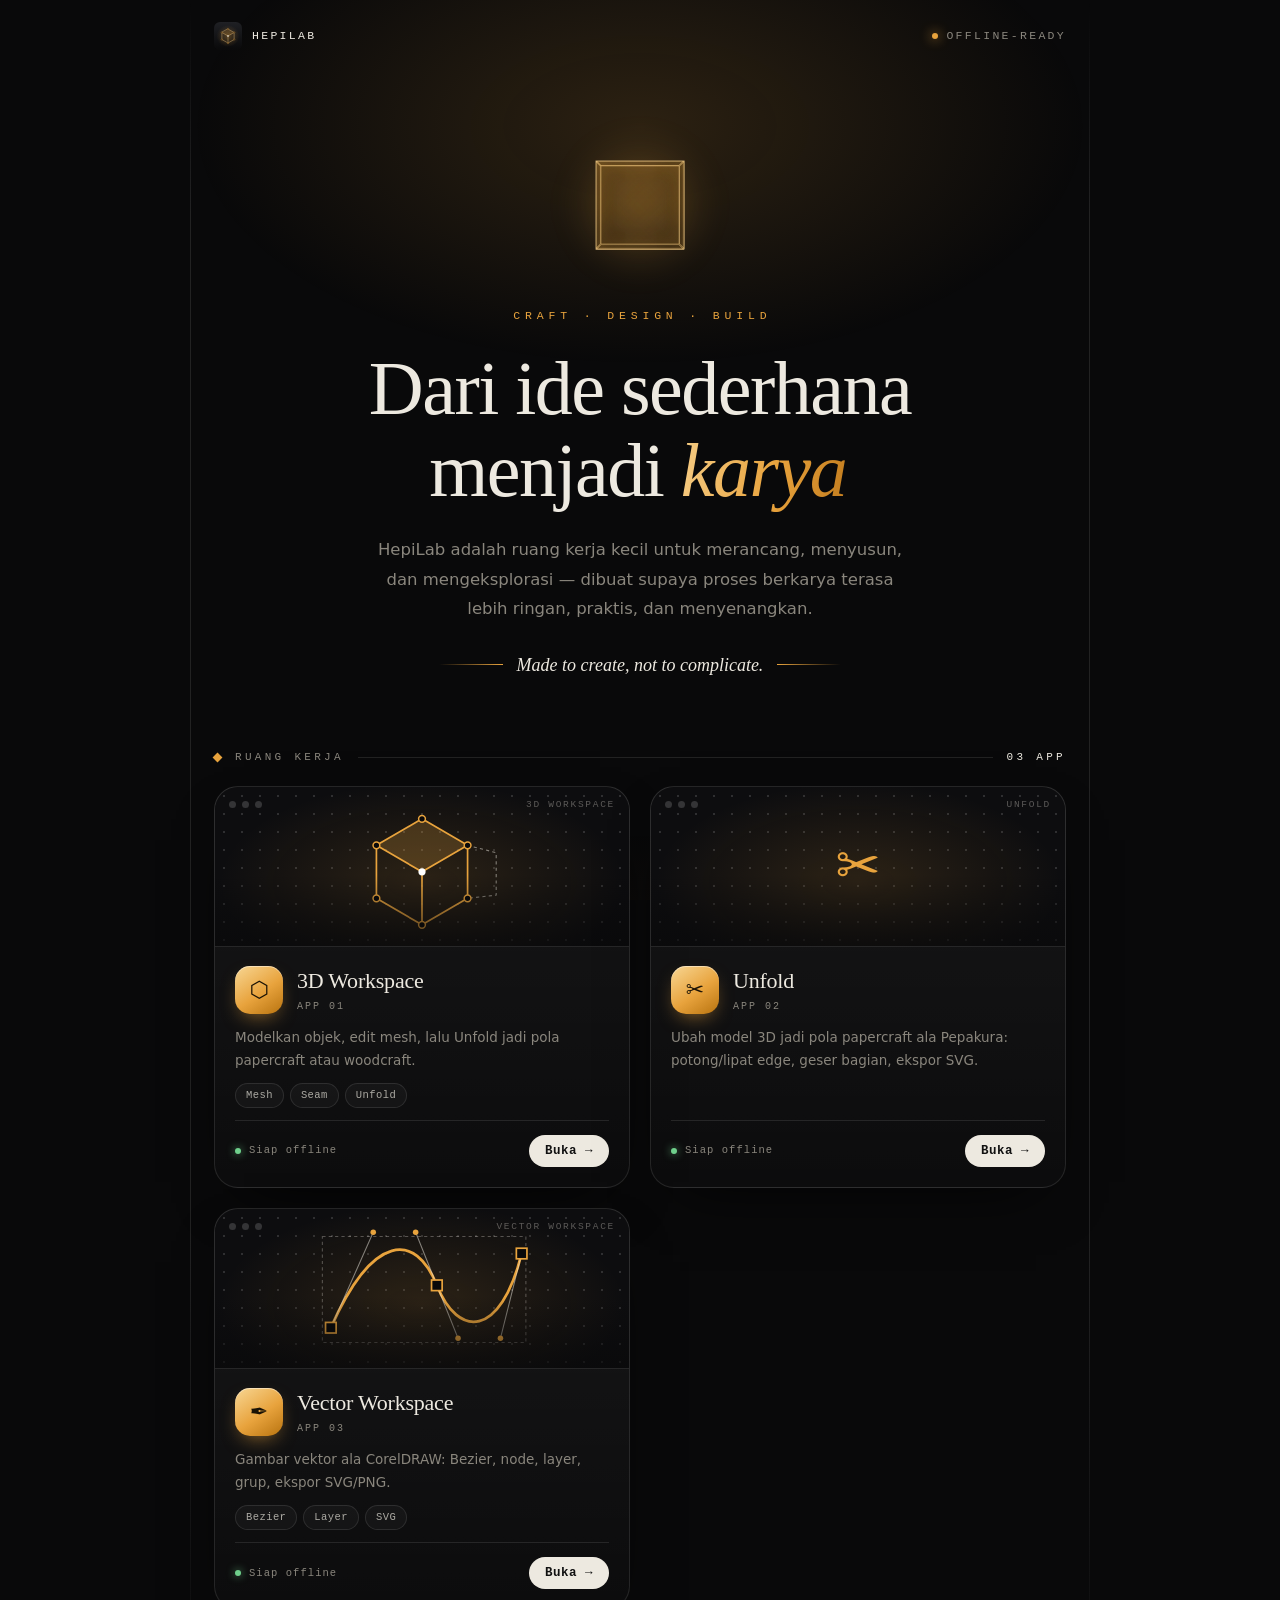
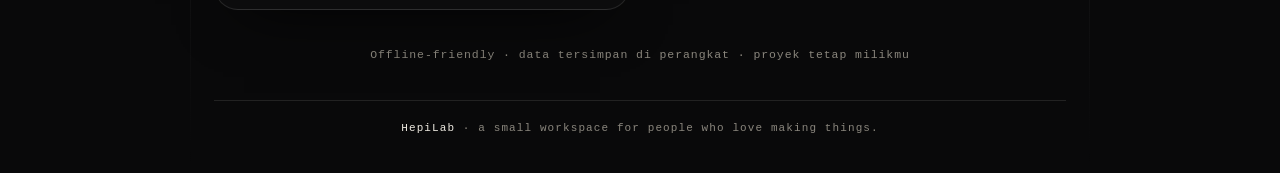
<file: index.html>
<!DOCTYPE html>
<html lang="id"><head><meta charset="utf-8">
<meta name="viewport" content="width=device-width,initial-scale=1,viewport-fit=cover">
<meta name="theme-color" content="#09090a"><meta name="mobile-web-app-capable" content="yes"><meta name="apple-mobile-web-app-capable" content="yes">
<meta name="description" content="HepiLab — ruang kerja kecil untuk merancang, menyusun, dan mengeksplorasi. Offline-friendly, data tersimpan di perangkat.">
<title>HepiLab — Dari ide sederhana menjadi karya</title>
<link rel="manifest" href="manifest.webmanifest"><link rel="icon" href="icons/icon.svg" type="image/svg+xml"><link rel="apple-touch-icon" href="icons/icon-192.png">
<link rel="stylesheet" href="shared/base.css"><link rel="stylesheet" href="home.css"></head>
<body class="home">
<main>
 <div class="bar">
  <span class="brand"><img src="icons/icon.svg" width="28" height="28" alt="">HepiLab</span>
  <span class="st"><i></i>Offline-ready</span>
 </div>

 <section class="hero">
  <div class="stage" aria-hidden="true"><div class="cube"><i></i><i></i><i></i><i></i><i></i><i></i></div></div>
  <div class="eyebrow">CRAFT · DESIGN · BUILD</div>
  <h1><span class="l">Dari ide sederhana</span><span class="l">menjadi <em>karya</em></span></h1>
  <p class="sub">HepiLab adalah ruang kerja kecil untuk merancang, menyusun, dan mengeksplorasi — dibuat supaya proses berkarya terasa lebih ringan, praktis, dan menyenangkan.</p>
  <div class="tagline">Made to create, not to complicate.</div>
 </section>

 <div class="sec"><span>Ruang kerja</span><span class="ln"></span><span class="ct" id="count"></span></div>
 <div class="cards" id="cards"></div>
 <button id="install" hidden>⇩ Pasang di layar utama</button>
 <p class="micro">Offline-friendly · data tersimpan di perangkat · proyek tetap milikmu</p>
 <footer><b>HepiLab</b> · a small workspace for people who love making things.</footer>
</main>
<script src="apps/registry.js"></script>
<script src="shared/shell.js"></script>
<script src="home.js"></script>
</body></html>
</file>
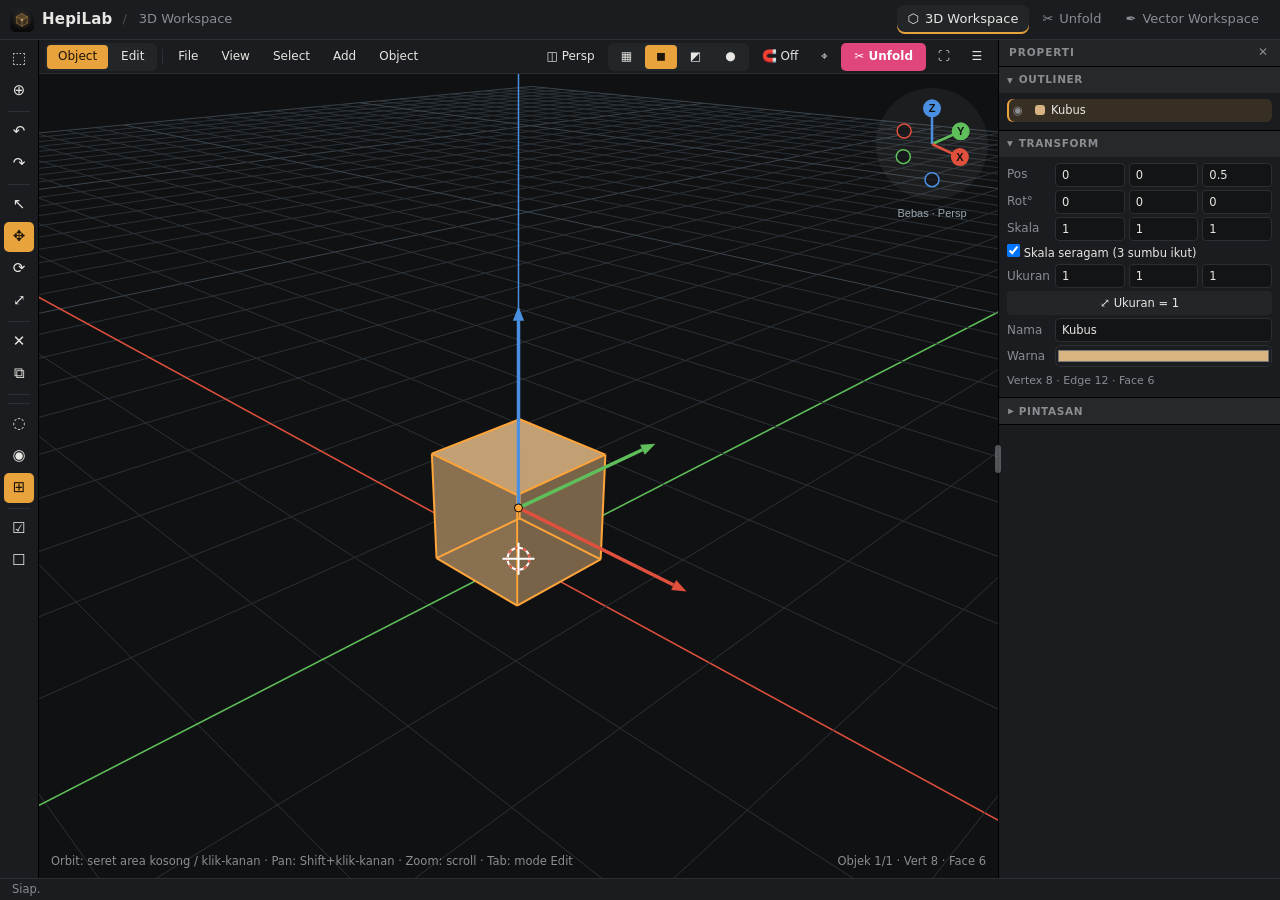
<file: apps/3d/index.html>
<!DOCTYPE html>
<html lang="id"><head><meta charset="utf-8">
<meta name="viewport" content="width=device-width,initial-scale=1,maximum-scale=1,user-scalable=no,viewport-fit=cover">
<meta name="theme-color" content="#1a1c1f"><meta name="mobile-web-app-capable" content="yes"><meta name="apple-mobile-web-app-capable" content="yes">
<title>3D Workspace — HepiLab</title>
<link rel="manifest" href="../../manifest.webmanifest"><link rel="icon" href="../../icons/icon.svg" type="image/svg+xml"><link rel="apple-touch-icon" href="../../icons/icon-192.png">
<link rel="stylesheet" href="../../shared/base.css"><link rel="stylesheet" href="../../shared/dock.css"><link rel="stylesheet" href="style.css"></head>
<body data-app="3d">
<header>
 <a class="logo" href="../../" title="Kembali ke Home"><img src="../../icons/icon.svg" width="24" height="24" alt="">HepiLab</a>
 <span class="crumb">3D Workspace</span>
 <nav id="nav"></nav><button id="menu">☰ Panel</button>
</header>

<section id="w3" class="ws">
 <div class="tools" id="t3">
  <button id="bBox" title="Seleksi kotak: seret area untuk memilih">⬚</button><button class="edo" id="bLoop" title="Loop select: aktifkan lalu klik edge (atau Alt+klik)">⟲</button><button id="bMulti" title="Pilih banyak (seperti Shift)">⊕</button><hr>
  <button data-x="undo" title="Undo (Ctrl+Z)">↶</button><button data-x="redo" title="Redo (Ctrl+Shift+Z)">↷</button><hr>
  <button data-t="select" title="Select: hanya klik/lihat, tidak menggeser apa pun">↖</button><button data-t="move" title="Gizmo Move (tekan G = geser langsung)">✥</button><button data-t="rotate" title="Gizmo Rotate (tekan R = putar langsung)">⟳</button><button data-t="scale" title="Gizmo Scale (tekan S = skala langsung)">⤢</button><hr>
  <button data-a="ext" title="Extrude vertex / edge / face (E) — mode Edit">⇪</button><button data-a="del" title="Hapus (X)">✕</button><button data-a="dup" title="Duplikat (Shift+D)">⧉</button><hr>
  <button data-a="fill" title="Fill: buat face dari pilihan (F)">▱</button><button data-a="fillh" title="Isi semua lubang (Shift+F)">◍</button><hr>
  <button data-x="all" title="Pilih semua (A)">☑</button><button data-x="none" title="Kosongkan pilihan (Alt+A)">☐</button>
 </div>
 <div class="cvw">
  <div class="vh" id="vh">
   <div class="grp"><button id="mObj" title="Mode Object (Tab)">Object</button><button id="mEdit" title="Mode Edit (Tab)">Edit</button></div>
   <div class="grp" id="smg"><button data-s="v" title="Vertex (1)">Vertex</button><button data-s="e" title="Edge (2)">Edge</button><button data-s="f" title="Face (3)">Face</button></div>
   <span class="vs"></span>
   <select id="addSel" title="Tambah objek (Shift+A)"><option value="">＋ Add</option><option value="cube">Kubus</option><option value="cyl">Silinder</option><option value="cone">Kerucut</option><option value="pyr">Piramida</option><option value="plane">Bidang</option><option value="sphere">Bola</option><option value="torus">Torus</option></select>
   <select id="mMesh" title="Alat modelling"><option value="">Mesh</option>
    <optgroup label="Mode Edit"><option value="inset">Inset face (I)</option><option value="subdiv">Subdivide (W)</option><option value="mergec">Merge di tengah (M)</option><option value="merged">Merge by distance</option><option value="flip">Balik normal face</option><option value="sep">Pisahkan jadi objek (P)</option></optgroup>
    <optgroup label="Seleksi"><option value="inv">Balik pilihan (Ctrl+I)</option><option value="grow">Perluas pilihan</option><option value="link">Pilih terhubung (L)</option></optgroup>
    <optgroup label="Objek"><option value="mx">Mirror X</option><option value="my">Mirror Y</option><option value="mz">Mirror Z</option><option value="join">Gabung objek (Ctrl+J)</option><option value="apply">Terapkan rotasi &amp; skala</option><option value="origin">Origin ke tengah</option></optgroup></select>
   <select id="xView" title="Tampilan kamera"><option value="">View</option><option value="frame">Fokus ke objek (Home)</option><option value="front">Depan</option><option value="right">Kanan</option><option value="top">Atas</option><option value="persp">Miring (default)</option></select>
   <select id="xFile" title="Proyek tersimpan otomatis di perangkat ini"><option value="">File</option><option value="save">Simpan ke file (.json)</option><option value="open">Buka file…</option><option value="new">Proyek baru</option><option value="isvg">Impor SVG → bidang datar…</option><option value="obj">Ekspor 3D (.obj)</option><option value="stl">Ekspor 3D (.stl)</option></select>
   <button id="xSeam" style="display:none" title="Tandai edge terpilih sebagai garis POTONG saat Unfold">✂ Seam</button>
   <span class="fl"></span>
   <select id="snapSel" title="Magnet / Snap"><option value="off">🧲 Snap: Off</option><option value="v">Snap: Vertex</option><option value="e">Snap: Edge</option><option value="ve">Snap: Vertex+Edge</option><option value="g">Snap: Grid</option></select>
   <select id="xShade" title="Tampilan (Z)"><option value="s">◼ Solid</option><option value="w">▦ Wireframe</option><option value="x">◩ X-ray</option><option value="r">● Render (tanpa garis)</option></select>
   <button id="bUnf" class="cta">✂ Unfold → Pola 2D</button>
  </div>
  <div class="cv" id="vp">
   <div class="ov hint" id="h3">Orbit: seret area kosong / klik-kanan · Pan: Shift+klik-kanan · Zoom: scroll · Tab: mode Edit</div>
   <div class="ov stats" id="stx"></div>
  </div>
 </div>
 <aside class="side">
  <details class="box" data-k="outl" open><summary><h4>Outliner</h4></summary><div class="bd"><div id="outl"></div></div></details>
  <details class="box" data-k="xf" open><summary><h4>Transform</h4></summary><div class="bd" id="props3">
   <div class="f"><span>Pos</span><input type="number" step=".1" data-p="p0"><input type="number" step=".1" data-p="p1"><input type="number" step=".1" data-p="p2"></div>
   <div class="f"><span>Rot°</span><input type="number" step="5" data-p="r0"><input type="number" step="5" data-p="r1"><input type="number" step="5" data-p="r2"></div>
   <div class="f"><span>Skala</span><input type="number" step=".1" data-p="s0"><input type="number" step=".1" data-p="s1"><input type="number" step=".1" data-p="s2"></div>
   <div class="f2"><span>Nama</span><input type="text" id="oname" style="grid-column:span 3"></div>
   <div class="f2"><span>Warna</span><input type="color" id="ocol" style="grid-column:span 3"></div>
   <div class="mu" id="mstat" style="margin-top:6px"></div>
  </div></details>
  <details class="box" data-k="key"><summary><h4>Pintasan</h4></summary><div class="bd mu" style="line-height:1.7"><b>Tampilan</b>: orbit seret kosong / klik-kanan · pan Shift+klik-kanan · zoom scroll (ke arah kursor) · Home fokus · Numpad 1/3/7 depan/kanan/atas (+Ctrl = sisi lawan) · Numpad 5 ortho/persp · klik gizmo XYZ · Z wire/x-ray/render<br><b>Objek</b>: Shift+A tambah · G/R/S geser/putar/skala (X/Y/Z sumbu · ketik angka · Enter OK · Esc batal) · Shift+D duplikat · Ctrl+J gabung · Shift+C kursor ke pusat · Tab mode Edit<br><b>Edit</b>: 1/2/3 vertex/edge/face · Alt+klik loop · L terhubung · Ctrl+I balik · A / Alt+A semua / kosong · E extrude · Alt+E extrude individual (tiap face sendiri-sendiri) (langsung geser · N = sumbu normal) · Shift+D duplikat · H sembunyi · Shift+H sembunyikan tak terpilih · Alt+H tampilkan · G G Edge Slide · O proporsional (Shift+O falloff · scroll = radius saat G/R/S) · I inset · W subdivide · B bevel per-edge (lebar · segmen · bulat di panel) · K knife (seret garis, klik-kanan = orbit) · Ctrl+R loop cut · M merge · P pisahkan · F fill · X hapus<br><b>Umum</b>: Ctrl+Z undo · Ctrl+Shift+Z redo · Shift+klik tambah/lepas pilihan · tool ↖ = hanya memilih</div></details>
 </aside>
</section>
<div id="st"><span id="stm">Siap.</span></div>

<div id="unf" hidden><div class="m">
 <div><b style="font-size:15px">Hasil Unfold</b><span class="mu" id="ustat"></span><span style="margin-left:auto" class="mu"><svg width="60" height="8" style="background:none;margin:0;height:8px"><path d="M0 4h60" stroke="#e0457b" stroke-width="2" stroke-dasharray="6 4"/></svg> lipat &nbsp;<svg width="30" height="8" style="background:none;margin:0;height:8px"><path d="M0 4h30" stroke="#2a2118" stroke-width="2"/></svg> potong</span></div>
 <svg id="usvg"></svg>
 <div><button id="uOpen" class="on">Buka di Unfold</button><button id="uSend">Kirim ke Vector Workspace</button><button id="uClose">Tutup</button></div>
</div></div>

<!-- Pustaka bersama (urutan penting) -->
<script src="../../apps/registry.js"></script>
<script src="../../shared/util.js"></script>
<script src="../../shared/transfer.js"></script>
<script src="../../shared/shell.js"></script>
<script src="../../shared/dock.js"></script>
<!-- Kode app 3D. Urutan penting: semua file berbagi satu lingkup global, main.js paling akhir. -->
<script>addEventListener("keydown",e=>{if(typeof tool!=="undefined"&&tool==="select"&&!e.ctrlKey&&!e.metaKey&&!/INPUT|SELECT|TEXTAREA/.test(e.target.tagName)&&/^Key[GRS]$/.test(e.code)){e.preventDefault();e.stopImmediatePropagation()}},true)</script>
<script src="js/core.js"></script>
<script src="js/render.js"></script>
<script src="js/input.js"></script>
<script src="js/select.js"></script>
<script src="js/edit.js"></script>
<script src="js/ui.js"></script>
<script src="js/history.js"></script>
<script src="js/extras.js"></script>
<script src="js/modeling.js"></script>
<script src="js/tools.js"></script>
<script src="js/modal.js"></script>
<script src="js/view.js"></script>
<script src="js/touch.js"></script>
<script src="js/menus.js"></script>
<script src="js/primitives.js"></script>
<script src="js/workflow.js"></script>
<script src="js/proportional.js"></script>
<script src="js/edgeslide.js"></script>
<script src="js/bevel.js"></script>
<script src="js/main.js"></script>
<script>HLDock.init({ws:'#w3',key:'3d',title:'Properti'})</script>
</body></html>
</file>
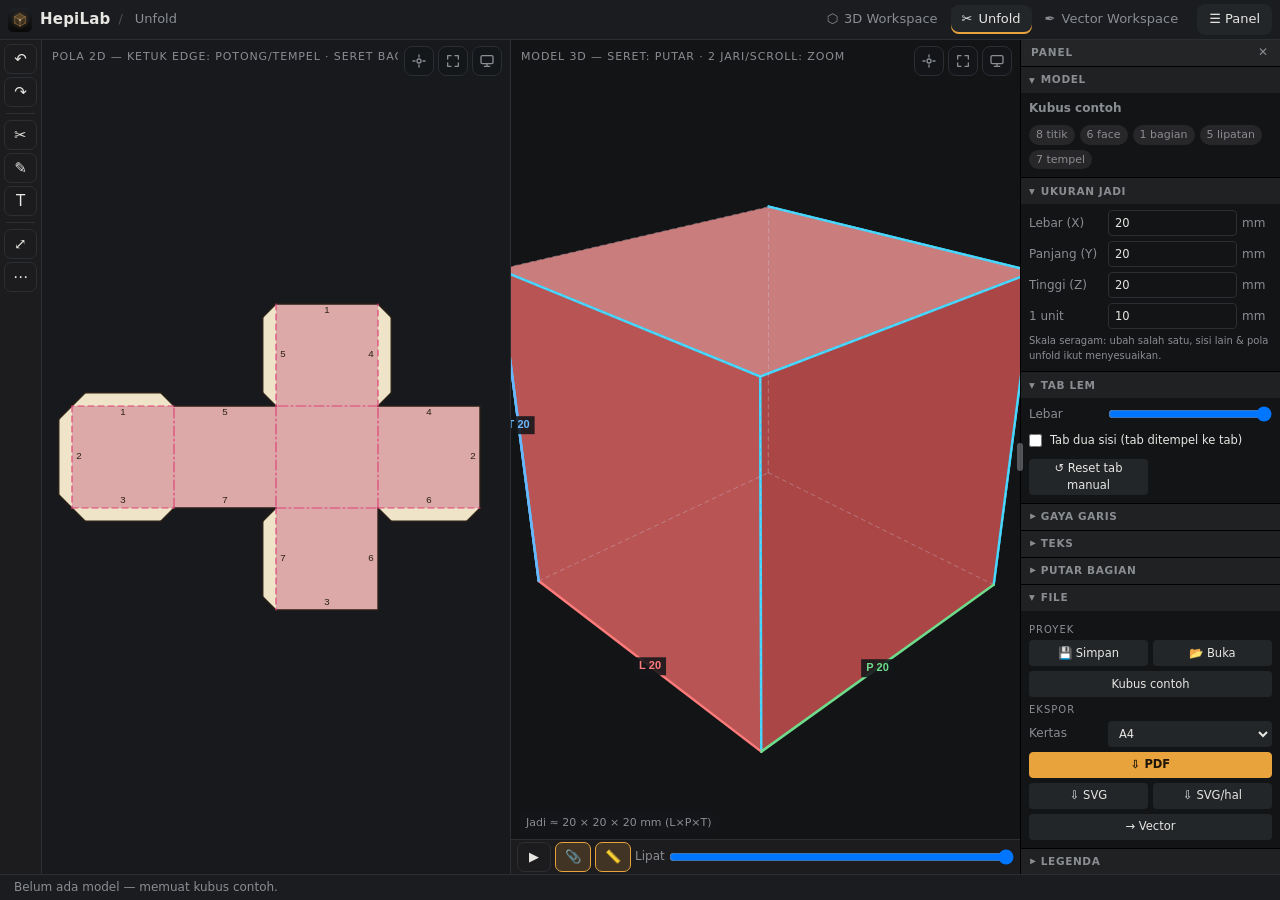
<file: apps/unfold/index.html>
<!DOCTYPE html>
<html lang="id"><head><meta charset="utf-8">
<meta name="viewport" content="width=device-width,initial-scale=1,maximum-scale=1,user-scalable=no,viewport-fit=cover">
<meta name="theme-color" content="#1a1c1f"><meta name="mobile-web-app-capable" content="yes"><meta name="apple-mobile-web-app-capable" content="yes">
<title>Unfold — HepiLab</title>
<link rel="manifest" href="../../manifest.webmanifest"><link rel="icon" href="../../icons/icon.svg" type="image/svg+xml"><link rel="apple-touch-icon" href="../../icons/icon-192.png">
<link rel="stylesheet" href="../../shared/base.css"><link rel="stylesheet" href="style.css"></head>
<body data-app="unfold">
<header>
  <a class="logo" href="../../" title="Kembali ke Home"><img src="../../icons/icon.svg" width="24" height="24" alt="">HepiLab</a>
  <span class="crumb">Unfold</span>
  <nav id="nav"></nav><button id="menu">☰ Panel</button>
</header>
<section id="wU" class="ws">
  <!-- Tampilan 2D: bilah alat DI ATAS kanvas (bukan menimpa), jadi undo/redo tidak pernah menutupi pola -->
  <div class="cv" id="v2">
    <div class="tb" role="toolbar" aria-label="Alat pola">
      <button id="bUndo" title="Undo (Ctrl+Z)"><i>↶</i><span>Undo</span></button>
      <button id="bRedo" title="Redo (Ctrl+Y)"><i>↷</i><span>Redo</span></button>
      <hr class="sep">
      <button id="bAuto" title="Pilih potongan otomatis (pohon rentang)"><i>✂</i><span>Auto</span></button>
      <button id="bSeam0" title="Kembali ke seam dari app 3D"><i>↺</i><span>Seam 3D</span></button>
      <button id="bBak" title="Pulihkan potongan & posisi sebelum Auto / Seam 3D terakhir (tetap ada setelah ditutup)"><i>⟲</i><span>Cadangan</span></button>
      <button id="bLay" title="Susun ulang semua bagian"><i>▦</i><span>Susun</span></button>
      <hr class="sep">
      <button id="bTabEd" aria-pressed="false" title="Edit tab manual: tombol + / − di tiap sisi potongan (0, 1, atau 2 tab per edge)"><i>✎</i><span>Edit tab</span></button>
      <button id="bTab" title="Pindahkan tab yang bertabrakan (merah) ke sisi seberang. Ketuk sebuah tab untuk memindahkannya manual."><i>⚙</i><span>Benahi tab</span></button>
      <button id="bTxt" title="Tambah teks pada pola (seret untuk memindahkan, edit di panel Teks)"><i>T</i><span>Teks</span></button>
      <hr class="sep">
      <button id="bFit" title="Pas layar (2D & 3D)"><i>⤢</i><span>Pas</span></button>
      <button id="bPg" title="Tampilkan pembagian halaman kertas"><i>▭</i><span>Halaman</span></button>
    </div>
    <div class="cw"><canvas id="c2"></canvas><div class="ov lab">Pola 2D — ketuk edge: potong/tempel · seret bagian: geser</div></div>
  </div>
  <!-- Tampilan 3D: kontrol lipat DI BAWAH kanvas -->
  <div class="cv" id="v3">
    <div class="cw"><canvas id="c3"></canvas><div class="ov lab">Model 3D — seret: putar · 2 jari/scroll: zoom</div><div class="ov dim" id="dim"></div></div>
    <div class="fb"><button id="bAnim" title="Animasikan buka / lipat model 3D">▶</button><button id="bTab3" aria-pressed="true" title="Tampilkan tab lem pada animasi/model 3D">📎</button><button id="bDim" aria-pressed="true" title="Tampilkan ukuran jadi (L×P×T) pada model 3D">📏</button><span class="mu">Lipat</span><input type="range" id="fold" min="0" max="100" value="100" title="0 = pola datar, 100 = model 3D"></div>
  </div>
  <aside class="side">
    <details class="box" data-k="model" open><summary><h4>Model</h4></summary><div class="bd"><div id="info" class="mu">—</div></div></details>
    <details class="box" data-k="size" open><summary><h4>Ukuran jadi</h4></summary><div class="bd"><div class="f2"><span>Lebar (X)</span><input type="number" id="dx" min="0.01" step="any" style="grid-column:span 2"><span>mm</span></div>
      <div class="f2"><span>Panjang (Y)</span><input type="number" id="dy" min="0.01" step="any" style="grid-column:span 2"><span>mm</span></div>
      <div class="f2"><span>Tinggi (Z)</span><input type="number" id="dz" min="0.01" step="any" style="grid-column:span 2"><span>mm</span></div>
      <div class="f2"><span>1 unit</span><input type="number" id="mm" value="10" min="0.01" step="any" style="grid-column:span 2"><span>mm</span></div>
      <div class="mu hint">Skala seragam: ubah salah satu, sisi lain &amp; pola unfold ikut menyesuaikan.</div></div></details>
    <details class="box" data-k="tab" open><summary><h4>Tab lem</h4></summary><div class="bd"><div class="f2"><span>Lebar</span><input type="range" id="tabw" min="0" max="100" value="100" style="grid-column:span 3" title="Lebar tab lem (0 = tanpa tab)"></div><label class="chk"><input type="checkbox" id="tabdual"><span>Tab dua sisi (tab ditempel ke tab)</span></label><div class="gb" style="margin-top:8px"><button id="bTabReset" title="Hapus semua pengaturan tab manual">↺ Reset tab manual</button></div></div></details>
    <details class="box" data-k="sty"><summary><h4>Gaya garis</h4></summary><div class="bd"><div id="styBox"></div></div></details>
    <details class="box" data-k="txt"><summary><h4>Teks</h4></summary><div class="bd"><button id="bTxtAdd" style="width:100%">＋ Tambah teks</button><div id="txtList"></div></div></details>
    <details class="box" data-k="rot"><summary><h4>Putar bagian</h4></summary><div class="bd"><div class="gb"><button id="bRl" title="Putar berlawanan jarum jam 15°">↺ 15°</button><button id="bRr" title="Putar searah jarum jam 15°">↻ 15°</button><button id="bRl9">↺ 90°</button><button id="bRr9">↻ 90°</button></div><div class="mu hint">Ketuk sebuah face dulu untuk memilih bagian.</div></div></details>
    <details class="box" data-k="file" open><summary><h4>File</h4></summary><div class="bd"><div class="sub">Proyek</div>
      <div class="gb"><button id="bSave">💾 Simpan</button><button id="bOpen">📂 Buka</button><button id="bDemo" style="grid-column:span 2">Kubus contoh</button></div>
      <div class="sub">Ekspor</div>
      <div class="f2"><span>Kertas</span><select id="paper" style="grid-column:span 3"><option value="210x297">A4</option><option value="297x210">A4 mendatar</option><option value="297x420">A3</option><option value="215.9x279.4">Letter</option></select></div>
      <div class="gb"><button id="bPdf" class="pri" style="grid-column:span 2" title="PDF skala 1:1, satu halaman kertas per lembar (cetak 100%) — dialog: header, footer, warna, pratinjau">⇩ PDF</button><button id="bSvg">⇩ SVG</button><button id="bSvgP" title="Satu file SVG per halaman kertas">⇩ SVG/hal</button><button id="bVec" style="grid-column:span 2">→ Vector</button></div></div></details>
    <details class="box" data-k="leg"><summary><h4>Legenda</h4></summary><div class="bd"><div class="leg"><i style="border-color:var(--lc-val,#e0457b);border-top-style:dashed"></i>Lipatan lembah</div>
      <div class="leg"><i style="border:0;height:2px;background:repeating-linear-gradient(90deg,var(--lc-mtn,#e0457b) 0 8px,transparent 8px 11px,var(--lc-mtn,#e0457b) 11px 13px,transparent 13px 16px)"></i>Lipatan gunung</div>
      <div class="leg"><i style="border-color:var(--lc-cut,#2a2118);background:var(--lc-cut,#2a2118);outline:1px solid #6b7280"></i>Potongan (2D)</div>
      <div class="leg"><i style="border-color:#3ad6ff"></i>Potongan (3D)</div></div></details>
  </aside>
</section>
<div id="dlg" class="dlg" hidden></div>
<div id="st"><span id="stm">Siap.</span></div>
<script src="../../apps/registry.js"></script>
<script src="../../shared/util.js"></script>
<script src="../../shared/transfer.js"></script>
<script src="../../shared/shell.js"></script>
<!-- Kode app Unfold. Urutan penting: satu lingkup global, main.js paling akhir. -->
<script src="js/core.js"></script>
<script src="js/unfold.js"></script>
<script src="js/gesture.js"></script>
<script src="js/view2d.js"></script>
<script src="js/pdf.js"></script>
<script src="js/view3d.js"></script>
<script src="js/extras.js"></script>
<script src="js/ui.js"></script>
<script src="js/main.js"></script>
</body></html>
</file>
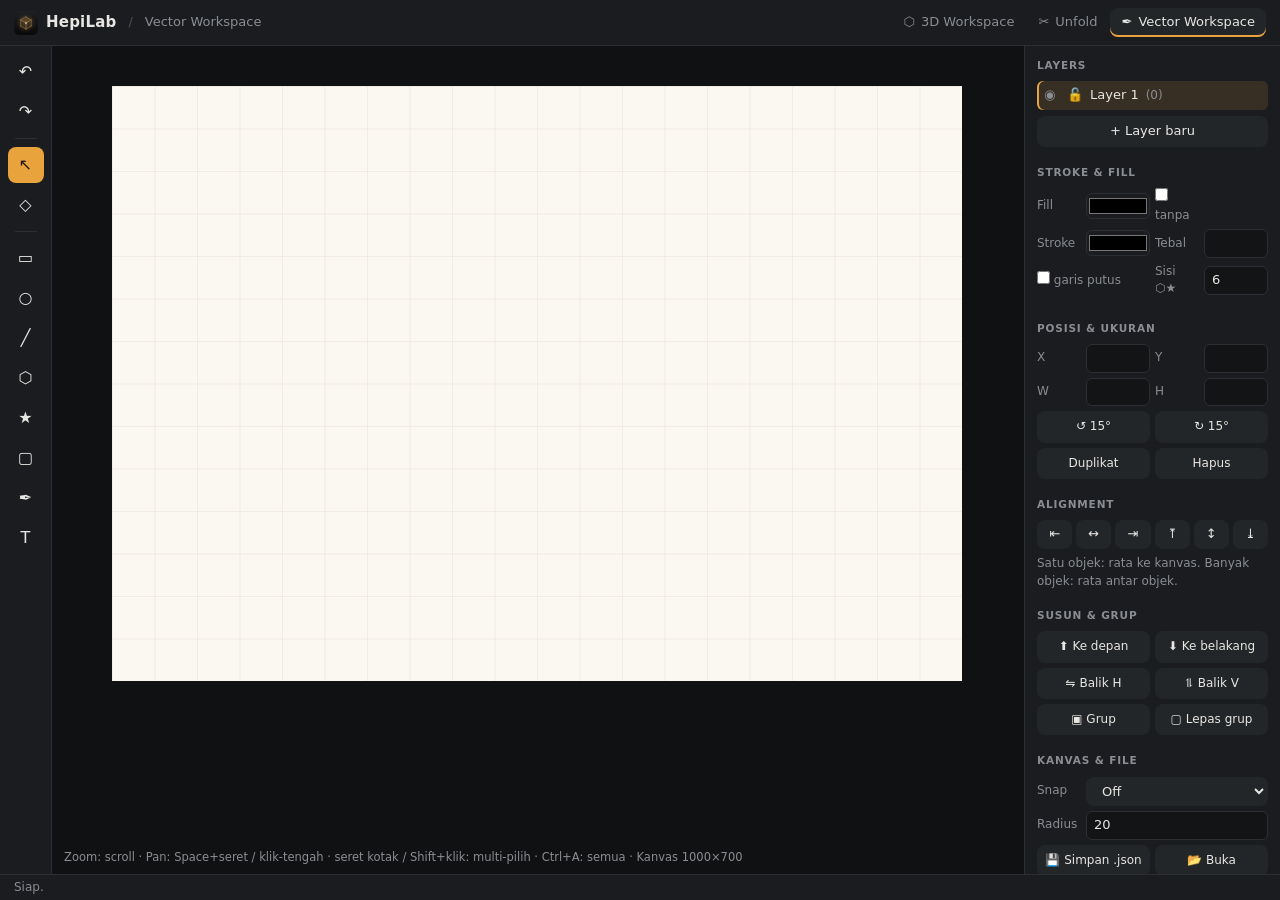
<file: apps/vector/index.html>
<!DOCTYPE html>
<html lang="id"><head><meta charset="utf-8">
<meta name="viewport" content="width=device-width,initial-scale=1,maximum-scale=1,user-scalable=no,viewport-fit=cover">
<meta name="theme-color" content="#1a1c1f"><meta name="mobile-web-app-capable" content="yes"><meta name="apple-mobile-web-app-capable" content="yes">
<title>Vector Workspace — HepiLab</title>
<link rel="manifest" href="../../manifest.webmanifest"><link rel="icon" href="../../icons/icon.svg" type="image/svg+xml"><link rel="apple-touch-icon" href="../../icons/icon-192.png">
<link rel="stylesheet" href="../../shared/base.css"><link rel="stylesheet" href="style.css"></head>
<body data-app="vector">
<header>
 <a class="logo" href="../../" title="Kembali ke Home"><img src="../../icons/icon.svg" width="24" height="24" alt="">HepiLab</a>
 <span class="crumb">Vector Workspace</span>
 <nav id="nav"></nav><button id="menu">☰ Panel</button>
</header>

<section id="wV" class="ws">
 <div class="tools" id="tV">
  <button data-k="vundo" title="Undo (Ctrl+Z)">↶</button><button data-k="vredo" title="Redo (Ctrl+Shift+Z)">↷</button><hr>
  <button data-v="v" title="Select (V)">↖</button><button data-v="n" title="Node edit (N) — klik ganda pada garis untuk tambah node, Del untuk hapus">◇</button><hr>
  <button data-v="r" title="Rectangle (R)">▭</button><button data-v="c" title="Circle (C)">○</button><button data-v="l" title="Line (L)">╱</button><button data-v="y" title="Polygon (Y)">⬡</button><button data-v="s" title="Bintang (S) — jumlah sudut = kolom Sisi">★</button><button data-v="u" title="Persegi sudut bulat (U) — atur Radius di panel">▢</button><button data-v="p" title="Pen (P) — klik titik, klik-seret untuk kurva, dobel-klik/Enter selesai">✒</button><button data-v="t" title="Text (T)">T</button>
 </div>
 <div class="cv"><svg id="vsvg"><defs><pattern id="gr" width="50" height="50" patternUnits="userSpaceOnUse"><path d="M50 0H0V50" fill="none" stroke="#e3ddd0" stroke-width="1"/></pattern></defs>
  <rect width="100%" height="100%" fill="#101113"/><g id="vw"><rect width="1000" height="700" fill="#fbf8f2"/><rect width="1000" height="700" fill="url(#gr)"/><g id="vsh"></g><g id="vui"></g></g></svg>
  <div class="ov top" id="vbar"><button class="on" id="penOk">✓ Selesai</button><button id="penNo">Batal</button></div>
  <div class="ov" id="vxbar">
   <button data-na="add">＋ Node</button><button data-na="del">－ Node</button><button data-na="line">╱ Lurus</button><button data-na="curve">⌒ Kurva</button><button data-na="c">Cusp</button><button data-na="s">Halus</button><button data-na="y">Simetris</button><button data-na="all">≈ Haluskan semua</button><button data-na="flat">▱ Lurus semua</button><button data-na="close">⭘ Tutup/Buka</button>
  </div>
  <div class="ov hint" id="vhint">Zoom: scroll · Pan: Space+seret / klik-tengah · seret kotak / Shift+klik: multi-pilih · Ctrl+A: semua · Kanvas 1000×700</div></div>
 <aside class="side">
  <div class="box"><h4>Layers</h4><div id="lys"></div><button id="addL" style="margin-top:6px;width:100%">+ Layer baru</button></div>
  <div class="box"><h4>Stroke &amp; Fill</h4>
   <div class="f2"><span>Fill</span><input type="color" id="vf"><label class="mu"><input type="checkbox" id="vnf"> tanpa</label><span></span></div>
   <div class="f2"><span>Stroke</span><input type="color" id="vstk"><span>Tebal</span><input type="number" id="vsw" min="0" step=".5"></div>
   <div class="f2"><label class="mu" style="grid-column:span 2"><input type="checkbox" id="vdash"> garis putus</label><span>Sisi ⬡★</span><input type="number" id="vsides" min="3" max="20" value="6"></div>
   <div class="f2" id="vtxt"><span>Teks</span><input type="text" id="vtx" style="grid-column:span 3"></div>
  </div>
  <div class="box"><h4>Posisi &amp; ukuran</h4>
   <div class="f2"><span>X</span><input type="number" data-b="x"><span>Y</span><input type="number" data-b="y"></div>
   <div class="f2"><span>W</span><input type="number" data-b="w"><span>H</span><input type="number" data-b="h"></div>
   <div class="gb"><button data-rot="-15">↺ 15°</button><button data-rot="15">↻ 15°</button><button id="vdup">Duplikat</button><button id="vdel">Hapus</button></div></div>
  <div class="box"><h4>Alignment</h4><div class="al"><button data-al="l" title="Kiri">⇤</button><button data-al="cx" title="Tengah H">↔</button><button data-al="r" title="Kanan">⇥</button><button data-al="t" title="Atas">⤒</button><button data-al="cy" title="Tengah V">↕</button><button data-al="b" title="Bawah">⤓</button></div>
   <div class="mu" style="margin-top:6px">Satu objek: rata ke kanvas. Banyak objek: rata antar objek.</div></div>
  <div class="box"><h4>Susun &amp; Grup</h4><div class="gb"><button id="vxFront">⬆ Ke depan</button><button id="vxBack">⬇ Ke belakang</button><button id="vxFlipH">⇋ Balik H</button><button id="vxFlipV">⥮ Balik V</button><button id="vxGrp">▣ Grup</button><button id="vxUng">▢ Lepas grup</button></div></div>
  <div class="box"><h4>Kanvas &amp; File</h4>
   <div class="f2"><span>Snap</span><select id="vxSnap" style="grid-column:span 3;width:100%"><option value="0">Off</option><option value="5">Grid 5</option><option value="10">Grid 10</option><option value="25">Grid 25</option><option value="50">Grid 50</option></select></div>
   <div class="f2"><span>Radius</span><input type="number" id="vxRad" min="0" value="20" style="grid-column:span 3"></div>
   <div class="gb"><button id="vxSave">💾 Simpan .json</button><button id="vxOpen">📂 Buka</button><button id="vxSvg">⇩ Ekspor SVG</button><button id="vxPng">⇩ Ekspor PNG</button><button id="vxNew" style="grid-column:span 2">Kanvas baru</button></div></div>
 </aside>
</section>
<div id="st"><span id="stm">Siap.</span></div>

<!-- Pustaka bersama (urutan penting) -->
<script src="../../apps/registry.js"></script>
<script src="../../shared/util.js"></script>
<script src="../../shared/transfer.js"></script>
<script src="../../shared/shell.js"></script>
<!-- Kode app Vector. Urutan penting: semua file berbagi satu lingkup global, main.js paling akhir. -->
<script src="js/model.js"></script>
<script src="js/panels.js"></script>
<script src="js/tools.js"></script>
<script src="js/pointer.js"></script>
<script src="js/bezier.js"></script>
<script src="js/bezier-pointer.js"></script>
<script src="js/arrange.js"></script>
<script src="js/history.js"></script>
<script src="js/controls.js"></script>
<script src="js/main.js"></script>
</body></html>
</file>
<file: shared/base.css>
/* base.css — gaya dasar yang dipakai SEMUA app. Ubah tampilan keseluruhan cukup dari variabel di :root. */
:root{
 --bg:#131416;      /* latar paling gelap (kanvas) */
 --pn:#1a1c1f;      /* panel / header */
 --p2:#232629;      /* tombol / input / hover */
 --p3:#2c3035;      /* hover tombol */
 --ln:#2b2e33;      /* garis pemisah */
 --tx:#e7e6e2;      /* teks utama */
 --mu:#8a8d92;      /* teks redup */
 --ac:#e8a33d;      /* aksen utama (amber) */
 --ac2:#5fc4b5;     /* aksen sekunder (fokus, seleksi) */
 --fd:#e0457b;      /* aksen lipatan / aksi utama */
 --r:8px;           /* radius sudut */
 --shadow:0 12px 40px rgba(0,0,0,.45);
}
*{box-sizing:border-box;margin:0}
html,body{height:100%}
body{font:13px/1.45 system-ui,-apple-system,"Segoe UI",Roboto,"Helvetica Neue",sans-serif;background:var(--bg);color:var(--tx);height:100dvh;display:flex;flex-direction:column;overflow:hidden;user-select:none;-webkit-touch-callout:none;-webkit-tap-highlight-color:transparent;overscroll-behavior:none;padding:env(safe-area-inset-top) env(safe-area-inset-right) env(safe-area-inset-bottom) env(safe-area-inset-left)}
a{color:inherit;text-decoration:none}

/* ---------- Kontrol dasar ---------- */
button,input,select{font:inherit;color:inherit}
button,select{background:var(--p2);border:1px solid transparent;border-radius:var(--r);padding:5px 11px;cursor:pointer;transition:background .15s,border-color .15s,color .15s}
button:hover,select:hover{background:var(--p3)}
button.on{background:var(--ac);color:#1d1507}
option{background:var(--pn)}
button:focus-visible,input:focus-visible,select:focus-visible,a:focus-visible{outline:2px solid var(--ac2);outline-offset:1px}
input[type=number],input[type=text]{width:100%;min-width:0;background:var(--bg);border:1px solid var(--ln);border-radius:6px;padding:4px 7px}
input[type=number]:focus,input[type=text]:focus{border-color:var(--ac2);outline:none}
input[type=color]{width:100%;height:26px;border:1px solid var(--ln);border-radius:6px;background:none;padding:0}
input:disabled{opacity:.4}
.mu,.f span,.f2 span{color:var(--mu);font-size:12px}

/* ---------- Header ---------- */
header{height:46px;flex:none;display:flex;align-items:center;gap:12px;padding:0 14px;background:var(--pn);border-bottom:1px solid var(--ln)}
.logo{display:flex;align-items:center;gap:8px;font-weight:650;font-size:15px;letter-spacing:.2px}
.crumb{color:var(--mu)}.crumb::before{content:'/';margin-right:12px;opacity:.45}
nav{display:flex;gap:2px;margin-left:auto}
nav a{display:flex;align-items:center;gap:6px;padding:5px 11px;border-radius:var(--r);color:var(--mu);transition:background .15s,color .15s}
nav a:hover{color:var(--tx);background:var(--p2)}
nav a.on{color:var(--tx);background:var(--p2);box-shadow:inset 0 -2px var(--ac)}
nav i{font-style:normal}
#menu{display:none}

/* ---------- Workspace: [toolbar] [kanvas] [panel] ---------- */
.ws{flex:1;min-height:0;position:relative;display:grid;grid-template-columns:52px 1fr 256px}
.tools{background:var(--pn);border-right:1px solid var(--ln);display:flex;flex-direction:column;gap:4px;padding:8px 0;align-items:center;overflow-y:auto}
.tools button{width:36px;height:36px;padding:0;font-size:16px;background:transparent}
.tools button:hover{background:var(--p2)}
.tools button.on{background:var(--ac);color:#1d1507}
.tools hr{width:22px;border:0;border-top:1px solid var(--ln);margin:4px 0}
.cv{position:relative;overflow:hidden;min-width:0}
.cv>canvas,.cv>svg{position:absolute;inset:0;width:100%;height:100%;display:block;touch-action:none}

/* Overlay di atas kanvas */
.ov{position:absolute;display:flex;gap:6px;align-items:center;flex-wrap:wrap}
.top{top:10px;left:10px;right:10px}
.ov select,.ov>button{background:var(--pn);border:1px solid var(--ln)}
.ov select:hover,.ov>button:hover{background:var(--p2)}
.ov>button.on{background:var(--ac);border-color:var(--ac);color:#1d1507}
.grp{display:flex;background:var(--pn);border:1px solid var(--ln);border-radius:10px;padding:2px;gap:2px}
.grp button{background:none;border-radius:8px}.grp button:hover{background:var(--p2)}.grp button.on{background:var(--ac);color:#1d1507}
.hint{bottom:8px;left:12px;color:var(--mu);font-size:11.5px;pointer-events:none}

/* ---------- Panel kanan ---------- */
.side{background:var(--pn);border-left:1px solid var(--ln);overflow:auto;padding:12px;display:flex;flex-direction:column;gap:18px}
.box h4{font-size:10.5px;font-weight:600;color:var(--mu);margin-bottom:8px;text-transform:uppercase;letter-spacing:.08em}
.row{display:flex;align-items:center;gap:7px;padding:5px 7px;border-radius:6px;cursor:pointer}
.row:hover{background:var(--p2)}
.row.on{background:rgba(232,163,61,.14);box-shadow:inset 2px 0 var(--ac)}
.eye{width:16px;color:var(--mu)}.sw{width:10px;height:10px;border-radius:3px}
.f{display:grid;grid-template-columns:44px 1fr 1fr 1fr;gap:5px;align-items:center;margin-bottom:5px}
.f2{display:grid;grid-template-columns:44px 1fr 44px 1fr;gap:5px;align-items:center;margin-bottom:5px}
.al{display:grid;grid-template-columns:repeat(6,1fr);gap:4px}.al button{padding:4px 0}
.gb{display:grid;grid-template-columns:1fr 1fr;gap:5px}.gb button{padding:6px 4px;font-size:12px}

/* ---------- Status bar ---------- */
#st{height:26px;flex:none;padding:4px 14px;background:var(--pn);border-top:1px solid var(--ln);color:var(--mu);font-size:12px;display:flex;gap:16px}

/* ---------- Layar sentuh & HP ---------- */
@media(pointer:coarse){button,select{min-height:36px;padding:6px 12px}.tools button{width:42px;height:42px}.ws{grid-template-columns:auto 1fr 256px}input[type=number],input[type=text]{font-size:16px;padding:6px 8px}.al button{padding:9px 0}.row{padding:9px 7px}}
@media(max-width:820px){
 header{gap:8px;padding:0 8px}.crumb{display:none}nav a span{display:none}nav a{padding:6px 10px}
 #menu{display:block}
 .ws{grid-template-columns:auto 1fr}
 .side{position:absolute;left:0;right:0;bottom:0;max-height:48%;z-index:5;border-left:0;border-top:1px solid var(--ln);display:none;box-shadow:0 -12px 30px rgba(0,0,0,.4)}
 .ws.sp .side{display:flex}
 .ov.top{flex-wrap:nowrap;overflow-x:auto;padding-bottom:2px;scrollbar-width:none}.ov.top>*{flex:none}
 .tools{overflow-y:auto}
}
</file>
<file: home.css>
/* home.css — Home HepiLab. Tema "obsidian": hitam pekat, serif editorial, garis tipis emas, kubus 3D wireframe. */
body.home{
 --bg:#09090a;--tx:#ede9e0;--mu:#8a867d;--gd:#e8a33d;--gd2:#f6cd86;--hl:rgba(255,255,255,.1);
 --serif:"Iowan Old Style","Palatino Linotype",Palatino,ui-serif,Georgia,"Times New Roman",serif;
 --mono:ui-monospace,"SF Mono","JetBrains Mono",Menlo,Consolas,monospace;
 display:block;overflow:auto;height:auto;min-height:100dvh;user-select:auto;position:relative;isolation:isolate;
 background:var(--bg);color:var(--tx)}
body.home::before{content:"";position:fixed;inset:0;z-index:-1;pointer-events:none;
 background:
  radial-gradient(50% 38% at 50% 14%,rgba(232,163,61,.16),transparent 70%),
  radial-gradient(70% 40% at 50% 120%,rgba(232,163,61,.06),transparent 70%)}

.home main{position:relative;max-width:900px;margin:0 auto;padding:0 24px 34px}
/* dua garis vertikal tipis di tepi, memudar ke bawah */
.home main::before,.home main::after{content:"";position:absolute;top:0;bottom:0;width:1px;pointer-events:none;
 background:linear-gradient(180deg,transparent,var(--hl) 12%,var(--hl) 70%,transparent)}
.home main::before{left:0}.home main::after{right:0}

.bar{display:flex;align-items:center;justify-content:space-between;padding:22px 0 0;font-family:var(--mono);font-size:11.5px;letter-spacing:.2em;text-transform:uppercase}
.bar .brand{display:flex;align-items:center;gap:10px;color:var(--tx)}
.bar .st{display:flex;align-items:center;gap:8px;color:var(--mu)}
.bar .st i{width:6px;height:6px;border-radius:50%;background:var(--gd);box-shadow:0 0 12px var(--gd);animation:pulse 2.6s ease-in-out infinite}

/* hero */
.hero{display:flex;flex-direction:column;align-items:center;text-align:center;padding:clamp(34px,8vh,70px) 0 0}
.stage{position:relative;width:170px;height:170px;display:grid;place-items:center;perspective:760px}
.stage::before{content:"";position:absolute;width:150px;height:150px;border-radius:50%;background:radial-gradient(circle,rgba(232,163,61,.3),transparent 68%);filter:blur(14px)}
.cube{position:relative;width:84px;height:84px;transform-style:preserve-3d;animation:spin 20s linear infinite}
.cube i{position:absolute;inset:0;border:1px solid rgba(246,205,134,.8);background:linear-gradient(135deg,rgba(232,163,61,.14),rgba(232,163,61,.02));box-shadow:inset 0 0 18px rgba(232,163,61,.12)}
.cube i:nth-child(1){transform:translateZ(42px)}
.cube i:nth-child(2){transform:rotateY(180deg) translateZ(42px)}
.cube i:nth-child(3){transform:rotateY(90deg) translateZ(42px)}
.cube i:nth-child(4){transform:rotateY(-90deg) translateZ(42px)}
.cube i:nth-child(5){transform:rotateX(90deg) translateZ(42px)}
.cube i:nth-child(6){transform:rotateX(-90deg) translateZ(42px)}

.eyebrow{margin-top:18px;font-family:var(--mono);font-size:11.5px;letter-spacing:.42em;color:var(--gd);padding-left:.42em}
.home h1{margin:22px 0 0;font-family:var(--serif);font-size:clamp(27px,8.2vw,76px);line-height:1.08;font-weight:500;letter-spacing:-.02em;color:var(--tx)}
.home h1 .l{display:block;white-space:nowrap}
.home h1 em{font-style:italic;background:linear-gradient(100deg,var(--gd2),var(--gd) 55%,#c07a1c);-webkit-background-clip:text;background-clip:text;color:transparent;padding-right:.06em}
.home .sub{margin:24px 0 0;max-width:50ch;color:var(--mu);font-size:clamp(14.5px,2.2vw,16.5px);line-height:1.8;text-wrap:pretty}
.tagline{margin-top:28px;display:flex;align-items:center;gap:14px;font-family:var(--serif);font-style:italic;font-size:clamp(15px,2.6vw,18px);color:var(--tx)}
.tagline::before,.tagline::after{content:"";width:clamp(24px,8vw,64px);height:1px;background:linear-gradient(90deg,transparent,var(--gd))}
.tagline::after{transform:scaleX(-1)}

/* ruang kerja: kartu app dengan jendela pratinjau */
.sec{display:flex;align-items:center;gap:14px;margin:clamp(44px,8vh,72px) 0 20px;font-family:var(--mono);font-size:11px;letter-spacing:.3em;text-transform:uppercase;color:var(--mu)}
.sec::before{content:"";width:7px;height:7px;background:var(--gd);transform:rotate(45deg)}
.sec .ln{flex:1;height:0;border-top:1px solid var(--hl)}
.sec .ct{color:var(--tx)}
.cards{display:grid;grid-template-columns:repeat(auto-fit,minmax(min(100%,320px),1fr));gap:20px;text-align:left}
.app{position:relative;display:flex;flex-direction:column;color:inherit;text-decoration:none;overflow:hidden;
 border:1px solid var(--hl);border-radius:24px;background:linear-gradient(180deg,rgba(255,255,255,.06),rgba(255,255,255,.015));
 box-shadow:0 1px 0 rgba(255,255,255,.06) inset,0 24px 60px -30px rgba(0,0,0,.9);
 transition:transform .35s cubic-bezier(.2,.8,.2,1),border-color .3s,box-shadow .35s;
 opacity:0;animation:rise .8s cubic-bezier(.2,.8,.2,1) forwards;animation-delay:calc(.3s + var(--i,0)*.12s)}
.app:hover,.app:focus-visible{transform:translateY(-6px);border-color:rgba(232,163,61,.55);outline:none;
 box-shadow:0 1px 0 rgba(255,255,255,.08) inset,0 30px 70px -28px rgba(232,163,61,.35)}
.app .pv{position:relative;height:160px;border-bottom:1px solid var(--hl);overflow:hidden;
 background:radial-gradient(70% 90% at 50% 60%,rgba(232,163,61,.14),transparent 70%),radial-gradient(rgba(255,255,255,.14) 1px,transparent 1.2px) 0 0/18px 18px,#0d0d0f}
.app .pv::after{content:"";position:absolute;inset:0;pointer-events:none;background:linear-gradient(180deg,transparent 55%,rgba(9,9,10,.7))}
.app .chrome{position:absolute;z-index:2;top:0;left:0;right:0;display:flex;align-items:center;gap:6px;padding:11px 14px;font-family:var(--mono);font-size:9.5px;letter-spacing:.18em;text-transform:uppercase;color:rgba(237,233,224,.35)}
.app .chrome i{width:7px;height:7px;border-radius:50%;background:rgba(255,255,255,.16)}
.app .chrome span{margin-left:auto}
.app .pv svg{position:absolute;inset:0;width:100%;height:100%;transition:transform .6s cubic-bezier(.2,.8,.2,1)}
.app:hover .pv svg{transform:scale(1.06)}
.app .big{position:absolute;inset:0;display:grid;place-items:center;font-size:54px;color:var(--gd)}
.app .bd{display:flex;flex-direction:column;gap:12px;padding:18px 20px 20px;flex:1}
.app .hd{display:flex;align-items:center;gap:14px}
.app .tile{flex:none;display:grid;place-items:center;width:48px;height:48px;border-radius:15px;font-size:22px;line-height:1;color:#1a1205;
 background:linear-gradient(145deg,#f8d794,#e8a33d 55%,#b8730f);box-shadow:0 8px 20px -8px rgba(232,163,61,.7),inset 0 1px 0 rgba(255,255,255,.45)}
.app .nm{display:flex;flex-direction:column;gap:3px;min-width:0}
.app b{font-family:var(--serif);font-weight:500;font-size:22px;letter-spacing:-.01em}
.app .tag{font-family:var(--mono);font-size:10px;letter-spacing:.2em;color:var(--mu);text-transform:uppercase}
.app .d{color:var(--mu);font-size:13.5px;line-height:1.65}
.app .chips{display:flex;flex-wrap:wrap;gap:6px}
.app .chips span{padding:4px 10px;border:1px solid var(--hl);border-radius:999px;background:rgba(255,255,255,.03);font-family:var(--mono);font-size:10.5px;letter-spacing:.04em;color:rgba(237,233,224,.7)}
.app .ft{display:flex;align-items:center;justify-content:space-between;gap:12px;margin-top:auto;padding-top:14px;border-top:1px solid var(--hl)}
.app .ok{display:flex;align-items:center;gap:8px;font-family:var(--mono);font-size:10.5px;letter-spacing:.1em;color:var(--mu)}
.app .ok::before{content:"";width:6px;height:6px;border-radius:50%;background:#6fd08c;box-shadow:0 0 8px rgba(111,208,140,.8)}
.app .open{display:inline-flex;align-items:center;gap:8px;padding:9px 16px;border-radius:999px;background:var(--tx);color:#111;font:600 12.5px var(--mono);letter-spacing:.04em;transition:background .25s,gap .25s}
.app:hover .open{background:var(--gd);gap:12px}

#install{margin-top:30px;padding:11px 20px;border:1px solid rgba(232,163,61,.5);border-radius:999px;background:transparent;color:var(--gd);font:500 12.5px var(--mono);letter-spacing:.06em;cursor:pointer;transition:background .2s}
#install:hover{background:rgba(232,163,61,.12)}
#install[hidden]{display:none}
.micro{margin:34px 0 0;text-align:center;font-family:var(--mono);font-size:11.5px;letter-spacing:.08em;color:var(--mu);line-height:1.9}
.home footer{margin-top:34px;padding-top:20px;border-top:1px solid var(--hl);text-align:center;font-family:var(--mono);font-size:11px;letter-spacing:.1em;color:var(--mu)}
.home footer b{color:var(--tx);font-weight:500}
#install{display:block;margin-left:auto;margin-right:auto}

@keyframes spin{from{transform:rotateX(-24deg) rotateY(0)}to{transform:rotateX(-24deg) rotateY(360deg)}}
@keyframes rise{from{opacity:0;transform:translateY(14px)}to{opacity:1;transform:none}}
@keyframes pulse{50%{opacity:.35}}
.hero>*{opacity:0;animation:rise .9s cubic-bezier(.2,.8,.2,1) forwards}
.hero>*:nth-child(1){animation-delay:.02s}.hero>*:nth-child(2){animation-delay:.12s}.hero>*:nth-child(3){animation-delay:.2s}.hero>*:nth-child(4){animation-delay:.28s}.hero>*:nth-child(5){animation-delay:.36s}
@media (prefers-reduced-motion:reduce){.hero>*,.app{animation:none;opacity:1}.cube{animation:none;transform:rotateX(-24deg) rotateY(35deg)}.bar .st i{animation:none}.app,.app .pv svg,.app .open{transition:none}}
@media (max-width:480px){.app .pv{height:140px}.app .bd{padding:16px 16px 18px}}
</file>
<file: shared/dock.css>
/* dock.css — tampilan "dock" ala Blender: header ramping, toolbar tegak di kiri, panel samping rapat dengan judul + bagian lipat,
   lebar panel bisa ditarik. Aktif bila .ws punya kelas .dk (dipasang oleh shared/dock.js saat lanskap / desktop).
   Gaya kotak panel (details.box) berlaku di semua ukuran; sisanya hanya di .ws.dk. Warna tetap dari base.css. */

/* ---------- Header ramping di lanskap (HP & desktop) ---------- */
@media (orientation:landscape){header{height:40px;gap:10px;padding:0 10px}}
@media (orientation:landscape) and (max-width:900px){.crumb{display:none}nav a span{display:none}nav a{padding:5px 9px}}

/* ---------- Kotak panel (bagian yang bisa dilipat) ---------- */
details.box{border:1px solid var(--ln);border-radius:10px;background:rgba(127,127,127,.05);padding:0;overflow:hidden;flex:none}
details.box>summary{list-style:none;cursor:pointer;display:flex;align-items:center;justify-content:space-between;padding:9px 12px;user-select:none;-webkit-user-select:none}
details.box>summary::-webkit-details-marker{display:none}
details.box>summary:hover{background:rgba(127,127,127,.1)}
details.box>summary h4{margin:0;font-size:11px;letter-spacing:.09em;text-transform:uppercase;color:var(--mu)}
details.box>summary::after{content:'▾';color:var(--mu);transition:transform .15s}
details.box:not([open])>summary::after{transform:rotate(-90deg)}
details.box>.bd{padding:2px 12px 12px}
.side{gap:8px}
.sd-h,#spl{display:none}

/* ---------- Dock (lanskap / desktop) ---------- */
.ws.dk{grid-template-columns:auto minmax(0,1fr) var(--pw,260px);grid-template-rows:minmax(0,1fr)}
.ws.dk:not(.sp){grid-template-columns:auto minmax(0,1fr) 0}
.ws.dk>.tools{grid-column:1;grid-row:1}
.ws.dk>.cvw{grid-column:2;grid-row:1}
.ws.dk:not(.sp) .side{display:none}
.ws.dk .side{display:flex;grid-column:3;grid-row:1;position:static;left:auto;right:auto;top:auto;bottom:auto;max-height:none;height:auto;align-self:stretch;min-height:0;
 width:auto;padding:0;gap:0;overflow-x:hidden;overflow-y:auto;border:0;border-left:1px solid #000;border-radius:0;box-shadow:none;z-index:1;font-size:11.5px;overscroll-behavior:contain}

/* garis pemisah yang bisa ditarik */
.ws.dk.sp #spl{display:block;position:absolute;top:0;bottom:0;right:var(--pw,260px);width:20px;margin-right:-10px;z-index:30;cursor:col-resize;touch-action:none}
.ws.dk.sp #spl::after{content:'';position:absolute;top:0;bottom:0;left:9px;width:2px;background:transparent;transition:background .15s}
.ws.dk.sp #spl::before{content:'';position:absolute;top:50%;left:7px;width:6px;height:28px;margin-top:-14px;border-radius:3px;background:var(--mu);opacity:.55}
.ws.dk #spl:hover::after,.ws.dk #spl.on::after{background:var(--ac)}

/* judul panel */
.ws.dk .sd-h{position:sticky;top:0;z-index:3;display:block;flex:none;margin:0;padding:0;border-bottom:1px solid #000;background:linear-gradient(rgba(127,127,127,.16),rgba(127,127,127,.16)),var(--bg)}
.ws.dk .sd-h .r1{display:flex;align-items:center;justify-content:space-between;min-height:26px;padding:0 3px 0 10px}
.ws.dk .sd-h b{font-size:10.5px;letter-spacing:.09em;text-transform:uppercase;color:var(--mu)}
.ws.dk .sd-h #spX{width:28px;height:22px;min-height:22px;padding:0;font-size:12px;border:0;border-radius:4px;background:transparent;color:var(--mu)}
.ws.dk .sd-h #spX:hover{background:rgba(127,127,127,.28);color:inherit}

/* bagian panel = kotak Blender: judul tipis, panah di kiri, isi rapat */
.ws.dk details.box{border:0;border-bottom:1px solid #000;border-radius:0;background:none}
.ws.dk details.box>summary{flex-direction:row-reverse;justify-content:flex-end;gap:6px;min-height:26px;padding:0 8px;background:rgba(127,127,127,.12)}
.ws.dk details.box>summary h4{font-size:10.5px;letter-spacing:.06em}
.ws.dk details.box>.bd{padding:6px 8px 8px}
.ws.dk .side input[type=number],.ws.dk .side input[type=text],.ws.dk .side select{min-height:24px;height:24px;font-size:11.5px;padding:0 6px;border-radius:4px}
.ws.dk .side input[type=color]{height:22px}
.ws.dk .side button{min-height:24px;font-size:11.5px;padding:0 8px;border-radius:4px}
.ws.dk .side .f,.ws.dk .side .f2{margin-bottom:3px;gap:4px}
.ws.dk .side .row{padding:3px 6px;gap:6px}
.ws.dk .side label{font-size:11.5px}
.ws.dk .side .mu{font-size:11px}
@media(pointer:coarse){
 .ws.dk .side input[type=number],.ws.dk .side input[type=text],.ws.dk .side select{font-size:16px;height:32px;min-height:32px}
 .ws.dk .side input[type=color]{height:28px}
 .ws.dk .side button{min-height:32px}
 .ws.dk .side .row{padding:6px 7px}
}

/* toolbar tegak di kiri */
.ws.dk>.tools{flex-direction:column;align-items:center;width:auto;overflow-x:hidden;overflow-y:auto;border-right:1px solid #000;border-bottom:0;padding:4px;gap:2px;scrollbar-width:none}
.ws.dk>.tools::-webkit-scrollbar{display:none}
.ws.dk>.tools button{flex:none;width:30px;height:30px;min-width:30px;min-height:30px;padding:0;font-size:15px;border-radius:5px}
.ws.dk>.tools hr{flex:none;width:22px;height:0;margin:3px 0;border:0;border-top:1px solid var(--ln)}
.ws.dk>.tools .ts small{display:none}
.ws.dk>.tools .ts b{font-size:14px}
@media(pointer:coarse){.ws.dk>.tools button{width:32px;height:32px;min-width:32px;min-height:32px}}
/* layar pendek (HP lanskap): toolbar 2 kolom supaya semua alat muat tanpa digulir */
@media (orientation:landscape) and (max-height:520px){
 .ws.dk>.tools{display:grid;grid-template-columns:repeat(2,auto);grid-auto-rows:min-content;justify-content:center;justify-items:center;align-content:start;gap:2px}
 .ws.dk>.tools hr{grid-column:1/-1;width:60px;margin:3px 0}
}
</file>
<file: apps/3d/style.css>
/* style.css — gaya khusus app 3D (gaya umum ada di shared/base.css). */
/* Header viewport (bar tetap, tidak menutupi model) */
.cvw{display:flex;flex-direction:column;min-width:0;min-height:0}
.cvw>.cv{flex:1;min-height:0}
.vh{flex:none;display:flex;align-items:center;gap:6px;padding:4px 8px;background:var(--pn);border-bottom:1px solid var(--ln);overflow-x:auto;scrollbar-width:none}
.vh::-webkit-scrollbar{display:none}
.vh>*{flex:none}
.vh select,.vh>button{background:transparent;border:1px solid transparent;padding:4px 9px}
.vh select:hover,.vh>button:hover{background:var(--p2)}
.vh>button.on{background:var(--ac);color:#1d1507}
.vh .grp{background:var(--p2);border:0;border-radius:8px}
.vh .vs{width:1px;height:18px;background:var(--ln);margin:0 2px}
.vh .fl{flex:1;min-width:8px}
.vh>.cta{background:var(--fd);color:#fff;font-weight:600}
.vh>.cta:hover{background:#ea5a8b}
.stats{right:12px;bottom:8px;color:var(--mu);font-size:11.5px;pointer-events:none}

/* Panel kanan: bagian lipat (details.box) ada di shared/dock.css */
#outl{max-height:200px;overflow:auto}

/* Modal hasil Unfold */
#unf{position:fixed;inset:0;background:rgba(0,0,0,.6);backdrop-filter:blur(3px);display:flex;align-items:center;justify-content:center;z-index:9}
#unf[hidden]{display:none}
#unf .m{background:var(--pn);border:1px solid var(--ln);border-radius:14px;width:min(920px,94vw);max-height:90vh;display:flex;flex-direction:column;box-shadow:var(--shadow)}
#unf .m>div{padding:12px 16px;display:flex;gap:10px;align-items:center}
#unf svg{background:#f3ecdf;margin:0 16px;border-radius:10px;height:min(52vh,460px)}
@media(max-width:820px){#unf .m>div{flex-wrap:wrap}}

/* Panel operator (Extrude/Inset...) */
#vp{position:relative}
#opp{position:absolute;left:10px;bottom:34px;background:var(--pn);border:1px solid var(--ln);border-radius:10px;padding:8px 10px;display:flex;gap:8px;align-items:center;font-size:12px;z-index:5;box-shadow:var(--shadow)}
#opp[hidden]{display:none}#opp input[type=number]{width:64px}

/* Sentuh / HP */
#vp canvas{touch-action:none}
#mbar{display:none;position:absolute;left:0;right:0;bottom:0;padding:8px 8px calc(8px + env(safe-area-inset-bottom,0px));justify-content:center;pointer-events:none;z-index:6}
#mbar>div{display:flex;gap:6px;background:var(--pn);border:1px solid var(--ln);border-radius:14px;padding:6px;box-shadow:var(--shadow);pointer-events:auto;max-width:100%;overflow-x:auto}
#mbar>div[hidden]{display:none}
#mbar button{min-width:56px;min-height:46px;font-size:14px;flex:none}
#mbar button.on{background:var(--ac);color:#1d1507}
@media(pointer:coarse){
 #mbar{display:flex}
 .vh{padding:6px 8px;gap:8px}.vh select,.vh>button{min-height:40px;font-size:14px}
 .tools button{min-width:42px;min-height:42px;font-size:18px}
 input,select{font-size:16px}
 #opp{bottom:80px;left:8px;right:8px;flex-wrap:wrap}#opp input[type=range]{flex:1;min-width:120px}#opp button{min-height:40px}
 .stats{bottom:76px}
}

/* Menu ringkas (ui3.js) */
.vh>button.pb{min-width:38px;padding:4px 8px;font-size:15px}
#pop{position:fixed;z-index:60;min-width:230px;max-width:min(380px,calc(100vw - 16px));max-height:min(60vh,420px);overflow:auto;background:var(--pn);border:1px solid var(--ln);border-radius:12px;padding:8px;box-shadow:var(--shadow)}
#pop[hidden]{display:none}
#pop h5{margin:10px 4px 4px;font-size:11.5px;color:var(--mu);font-weight:600}
#pop h5:first-child{margin-top:2px}
#pop .g{display:grid;grid-template-columns:repeat(auto-fill,minmax(150px,1fr));gap:4px}
#pop button{text-align:left;padding:8px 10px;border-radius:8px;border:0;background:var(--p2);color:inherit;font:inherit;white-space:normal}
#pop button.on{background:var(--ac);color:#1d1507}
@media(pointer:coarse){#pop button{min-height:42px}}

/* Cegah blok teks / sorotan "bayangan" saat orbit */
#w3{-webkit-user-select:none;user-select:none;-webkit-touch-callout:none;-webkit-tap-highlight-color:transparent}
#w3 input[type=text],#w3 input[type=number]{-webkit-user-select:text;user-select:text}
#vp canvas{outline:none}.ov{pointer-events:none}

/* HP: toolbar jadi strip horizontal di atas, panel kanan jadi sheet bawah */
@media(max-width:820px) and (orientation:portrait){
 .ws{grid-template-columns:1fr;grid-template-rows:auto minmax(0,1fr)}
 .tools{flex-direction:row;overflow-x:auto;overflow-y:hidden;border-right:0;border-bottom:1px solid var(--ln);padding:4px 6px;scrollbar-width:none}
 .tools::-webkit-scrollbar{display:none}
 .tools button{flex:none}
 .tools hr{flex:none;width:0;height:22px;border:0;border-left:1px solid var(--ln);margin:0 4px}
 .side{max-height:44%;border-radius:14px 14px 0 0}
 #outl{max-height:110px}
 .ws.sp #mbar{display:none}
}

/* Bilah navigasi HP & kolom angka */
@media(pointer:coarse) and (display-mode:browser){body{padding-bottom:max(env(safe-area-inset-bottom),16px)}}
#mb2{flex-wrap:wrap;justify-content:center}
#mTxt{flex-basis:100%;text-align:center;font-size:12px;color:var(--mu)}
#mNum{width:120px;min-height:46px}

/* G/R/S langsung, panel modal, petunjuk, landscape */
.ts,.tsh,#bFs{display:none}
#h3{right:150px;white-space:normal;line-height:1.35}
:fullscreen body{padding-bottom:env(safe-area-inset-bottom)}
@media(pointer:coarse){
 .ts{display:inline-flex;flex-direction:column;align-items:center;justify-content:center;gap:1px;line-height:1;border:1px solid var(--ac);color:var(--ac)}
 .ts b{font-size:15px}.ts small{font-size:9px}
 .tsh{display:block}#bFs{display:inline-block}
 #mbar{top:6px;bottom:auto;left:8px;right:8px;padding:0;justify-content:flex-start}
 #mb2{flex-wrap:nowrap;justify-content:flex-start}
 #mbar button{min-height:40px;min-width:44px}
 #mNum{min-height:40px;width:96px}
 #mTxt{flex:none;white-space:nowrap;align-self:center;padding:0 6px;min-width:110px}
 #opp{bottom:12px}.stats{bottom:8px}
}
/* ===== Lanskap & desktop: tampilan dock ala Blender (kerangka di shared/dock.css, kelas .dk dipasang shared/dock.js) ===== */
/* Header viewport ramping */
.ws.dk .vh{padding:2px 6px;gap:3px;min-height:34px}
.ws.dk .vh select,.ws.dk .vh>button{height:28px;min-height:28px;padding:0 9px;font-size:12px;border-radius:5px}
.ws.dk .vh .grp{padding:2px;border-radius:6px}
.ws.dk .vh .grp button{height:24px;min-height:24px;padding:0 10px;font-size:12px;border-radius:4px}
.ws.dk .vh>button.pb{min-width:0;font-size:12px;padding:0 9px}
.ws.dk .vh>.cta{padding:0 12px}
.ws.dk .vh .vs{height:16px}
/* tombol panel (☰) & layar penuh pindah ke ujung kanan, dekat panel */
.ws.dk #menu{display:inline-block;order:98;min-width:30px;padding:0 8px}
.ws.dk #bFs{display:inline-block;order:97;min-width:30px;padding:0 8px}
.ws.dk #menu.on{background:var(--p2)}
@media(pointer:coarse){
 .ws.dk #menu{order:-2}.ws.dk #bFs{order:-1}   /* HP: ☰ & ⛶ di kiri supaya tetap terjangkau saat panel terbuka */
 .ws.dk .vh{min-height:38px;gap:4px}
 .ws.dk .vh select,.ws.dk .vh>button{height:32px;min-height:32px;font-size:13px}
 .ws.dk .vh .grp button{height:28px;min-height:28px}
}
/* Status bar tipis di desktop */
@media(orientation:landscape) and (min-height:521px){#st{height:22px;padding:2px 12px;font-size:11.5px}}
/* Layar pendek (HP lanskap): status bar melayang, petunjuk disembunyikan, hemat tinggi */
@media(orientation:landscape) and (max-height:520px){
 #h3{display:none}
 #st{position:fixed;left:86px;bottom:4px;height:auto;padding:2px 8px;border:0;border-radius:8px;background:rgba(26,28,31,.75);max-width:55%;z-index:4;pointer-events:none}
 .stats{bottom:6px}
 #opp{bottom:10px}
}

/* ===== Menu header ala Blender (js/menus.js) ===== */
#pop{display:none!important}
.vh>button.mo{background:var(--p3);color:var(--tx)}
.vh .shg{padding:2px}.vh .shg button{min-width:28px;padding:0 6px;font-size:13px}
@media(pointer:coarse){.vh .shg{display:none}}
@media(pointer:fine){#b_xShade{display:none}}
#bm{position:fixed;z-index:70;min-width:230px;max-width:calc(100vw - 8px);overflow:auto;padding:4px;background:#202327;border:1px solid #000;border-radius:6px;box-shadow:0 10px 30px rgba(0,0,0,.55);font-size:12px;user-select:none;-webkit-user-select:none;overscroll-behavior:contain}
#bm[hidden]{display:none}
#bm .bi{display:flex;align-items:center;gap:6px;height:24px;padding:0 10px 0 4px;border-radius:4px;cursor:pointer}
#bm .bi.hl{background:var(--ac);color:#1d1507}
#bm .ic{width:18px;flex:none;text-align:center}
#bm .tx{flex:1;white-space:nowrap}
#bm .ks{margin-left:24px;color:var(--mu);font-size:11px;white-space:nowrap}
#bm .bi.hl .ks{color:rgba(29,21,7,.65)}
#bm .bs{height:1px;margin:4px 2px;background:#33373c}
#bm .bh{padding:6px 10px 2px 8px;font-size:10px;letter-spacing:.08em;text-transform:uppercase;color:var(--mu)}
@media(pointer:coarse){#bm{font-size:14px}#bm .bi{height:38px}#bm .ks{display:none}}

/* ===== Landscape: toolbar kiri selalu 1 kolom ke bawah (scroll bila tinggi layar kurang) ===== */
@media(orientation:landscape){
 .ws .tools,.ws.dk .tools{display:flex!important;flex-direction:column!important;flex-wrap:nowrap!important;align-items:center;
  justify-content:flex-start!important;align-content:flex-start!important;overflow-y:auto;overflow-x:hidden;min-height:0;height:100%;max-height:100%;width:auto;max-width:56px;scrollbar-width:none;overscroll-behavior:contain;-webkit-overflow-scrolling:touch}
 .ws,.ws.dk{grid-template-rows:minmax(0,1fr)}
 .ws .tools::-webkit-scrollbar{display:none}
 .ws .tools button{flex:none}
 .ws .tools hr{flex:none;width:22px;height:0;margin:4px 0;border:0;border-top:1px solid var(--ln)}
}
@media(orientation:landscape) and (max-height:520px){
 .ws .tools{padding:4px 0;gap:2px}
 .ws .tools button{width:38px;min-width:38px;height:36px;min-height:36px;font-size:16px}
 .ws .tools .ts{height:40px;min-height:40px}
}
/* Teks menu header di HP */
@media(pointer:coarse){.ws.dk .vh select,.ws.dk .vh>button{font-size:12.5px;padding:0 8px}}
</file>
<file: apps/unfold/style.css>
/* style.css — khusus app Unfold. Warna & kontrol dasar dari shared/base.css.
   Susunan: [bilah alat + Pola 2D] | [Model 3D + bilah lipat] | panel samping.
   Bilah alat/lipat adalah saudara kanvas (bukan melayang di atasnya) → tidak ada yang saling menutupi.
   Panel samping jadi laci (drawer) di HP: tombol ☰ Panel di header membuka/menutup. */
#c2{background:#17191c}#c3{background:var(--bg)}
.leg{display:flex;align-items:center;gap:7px;color:var(--mu);font-size:12px;margin-bottom:4px}
.leg i{display:inline-block;width:26px;height:0;border-top:2px solid}
#info{line-height:1.6}
.chk{display:flex;align-items:center;gap:8px;margin-top:8px;font-size:13px;cursor:pointer}
.dim{left:8px;bottom:6px;padding:2px 7px;border-radius:5px;background:rgba(20,22,26,.7);color:var(--mu);font-size:11px;pointer-events:none;position:absolute}
.tb button[aria-pressed=true],.fb button[aria-pressed=true]{background:rgba(232,163,61,.18);border-color:#e8a33d}

/* ---- Desktop: 3 kolom ---- */
#wU.ws{display:grid;grid-template-columns:minmax(0,1fr) minmax(0,1fr) 240px;grid-template-rows:minmax(0,1fr);min-height:0}
#v2,#v3{position:relative;display:flex;flex-direction:column;min-width:0;min-height:0;overflow:hidden}
#v2{grid-column:1;grid-row:1}#v3{grid-column:2;grid-row:1;border-left:1px solid var(--ln)}
#wU .side{grid-column:3;grid-row:1;min-height:0;overflow:auto;border-left:1px solid var(--ln)}
.cw{position:relative;flex:1 1 0;min-width:0;min-height:0}
.cw canvas{position:absolute;inset:0;width:100%;height:100%;display:block;touch-action:none}
.lab{position:absolute;top:9px;left:10px;right:112px;color:var(--mu);font-size:11px;text-transform:uppercase;letter-spacing:.08em;pointer-events:none;white-space:nowrap;overflow:hidden;text-overflow:ellipsis}

.tb,.fb{display:flex;align-items:center;gap:4px;padding:4px 6px;flex:none;background:rgba(127,127,127,.08);overflow:auto;scrollbar-width:none}
.tb{border-bottom:1px solid var(--ln)}.fb{border-top:1px solid var(--ln)}
.tb::-webkit-scrollbar,.fb::-webkit-scrollbar{display:none}
.tb button,.fb button{flex:none;display:inline-flex;align-items:center;justify-content:center;gap:5px;min-width:34px;height:32px;padding:0 9px;border-radius:7px;border:1px solid var(--ln);background:transparent;color:inherit;font:inherit;font-size:13px;cursor:pointer}
.tb button:hover,.fb button:hover,.tb button:active,.fb button:active{background:rgba(127,127,127,.2)}
.tb button i{font-style:normal;font-size:15px;line-height:1}
.tb .sep{flex:none;width:1px;height:20px;margin:0 3px;border:0;background:var(--ln)}
.fb .mu{flex:none;font-size:12px}.fb input[type=range]{flex:1 1 auto;min-width:0}
@media (pointer:coarse){.tb button,.fb button{min-height:38px;min-width:38px}}

/* ---- Laci panel (HP): dipakai di potret & lanskap ---- */
@media (max-width:820px) and (orientation:portrait),(orientation:landscape){
 .tb button span{display:none}
 #wU .side{display:flex;flex-direction:column;gap:8px;padding:10px;z-index:20;background:var(--bg);border-left:1px solid var(--ln);box-shadow:-10px 0 28px rgba(0,0,0,.5);
  justify-self:end;width:min(86vw,320px);transform:translateX(105%);visibility:hidden;transition:transform .2s,visibility .2s}
 #wU.sp .side{transform:none;visibility:visible}
}
/* ---- Potret: 2D di atas, 3D di bawah ---- */
@media (max-width:820px) and (orientation:portrait){
 #wU.ws{grid-template-columns:minmax(0,1fr);grid-template-rows:minmax(0,1fr) minmax(0,1fr)}
 #v2{grid-column:1;grid-row:1}#v3{grid-column:1;grid-row:2;border-left:0;border-top:1px solid var(--ln)}
 #wU .side{grid-column:1;grid-row:1 / 3}
}
/* ---- Lanskap: 2D kiri (bilah alat tegak di tepi kiri), 3D kanan ---- */
@media (orientation:landscape){
 #wU.ws{grid-template-columns:minmax(0,1fr) minmax(0,1fr);grid-template-rows:minmax(0,1fr);}
 #v2{grid-column:1;grid-row:1;flex-direction:row}#v3{grid-column:2;grid-row:1}
 #wU .side{grid-column:1 / 3;grid-row:1;width:min(48vw,320px)}
 .tb{flex-direction:column;align-items:stretch;gap:3px;padding:4px;overflow-x:hidden;overflow-y:auto;border-bottom:0;border-right:1px solid var(--ln)}
 .tb button{height:30px;min-height:30px;min-width:32px;padding:0 6px}.tb .sep{width:auto;height:1px;margin:2px 0}
 .fb{padding:2px 6px}.fb button{height:30px;min-height:30px}
}

/* ---- Teks pola, dialog ekspor ---- */
.trow{border:1px solid var(--ln);border-radius:8px;padding:6px;margin-top:6px}.trow.on{border-color:#5fc4b5}
.trow input[type=text]{width:100%;margin-bottom:5px}
.trow2{display:flex;gap:5px;align-items:center;flex-wrap:wrap}.trow2 input[type=number]{width:54px}
.trow2 input[type=color],.dr input[type=color]{width:34px;height:28px;padding:0;border:1px solid var(--ln);background:none}
.trow2 button{margin-left:auto;padding:2px 8px}
.dlg{position:fixed;inset:0;z-index:60;background:rgba(0,0,0,.6);display:flex;align-items:center;justify-content:center;padding:10px}
.dlg[hidden]{display:none}
.dlgp{background:var(--bg);color:inherit;border:1px solid var(--ln);border-radius:12px;width:min(1000px,100%);max-height:100%;display:flex;flex-direction:column;overflow:hidden}
.dlgh,.dlgf2{display:flex;align-items:center;gap:8px;padding:10px 14px;flex:none}.dlgh{justify-content:space-between;border-bottom:1px solid var(--ln)}
.dlgf2{justify-content:flex-end;flex-wrap:wrap;border-top:1px solid var(--ln)}
.dlgb{display:grid;grid-template-columns:minmax(0,340px) minmax(0,1fr);gap:14px;padding:12px 14px;overflow:auto;min-height:0}
@media (max-width:760px){.dlgb{grid-template-columns:minmax(0,1fr)}}
.dlgp fieldset{border:1px solid var(--ln);border-radius:8px;margin:0 0 10px;padding:8px 10px}
.dlgp legend{font-size:11px;text-transform:uppercase;letter-spacing:.08em;color:var(--mu);padding:0 4px}
.dlgp input[type=text]{width:100%}
.dr{display:flex;gap:6px;align-items:center;margin-top:6px;flex-wrap:wrap}.dr input[type=number]{width:62px}
.dlgp button{padding:6px 12px;border-radius:7px;border:1px solid var(--ln);background:transparent;color:inherit;font:inherit;font-size:13px;cursor:pointer}
.dlgp button.pri{background:#e8a33d;color:#1d1507;border-color:#e8a33d;font-weight:600}
.pvbar{display:flex;align-items:center;justify-content:center;gap:10px;margin-bottom:8px}
#pv svg{display:block;max-width:100%;margin:0 auto}

/* ---- Tampilan rapi: tombol panel, perbesar panel, bagian panel yang bisa dilipat ---- */
.lab{transition:opacity .6s}.lab.gone{opacity:0}
.pb{position:absolute;top:6px;right:8px;z-index:6;display:flex;gap:4px}
.pb button{width:30px;height:30px;display:inline-flex;align-items:center;justify-content:center;padding:0;border-radius:8px;border:1px solid var(--ln);background:rgba(20,22,26,.72);color:var(--mu);cursor:pointer;-webkit-backdrop-filter:blur(6px);backdrop-filter:blur(6px)}
.pb button:hover,.pb button:active{color:#fff;background:rgba(232,163,61,.28);border-color:#e8a33d}
@media (pointer:coarse){.pb button{width:36px;height:36px}}
#wU button:focus-visible,#wU input:focus-visible,#wU select:focus-visible,.dlgp button:focus-visible{outline:2px solid #e8a33d;outline-offset:1px}

/* Satu panel diperbesar ( di pojok panel; Esc kembali) */
#wU.max2 #v3,#wU.max3 #v2{display:none}
#wU.max2 #v2{grid-column:1 / 3}
#wU.max3 #v3{grid-column:1 / 3;grid-row:1;border-left:0}
@media (max-width:820px) and (orientation:portrait){
 #wU.max2 #v2{grid-column:1;grid-row:1 / 3}
 #wU.max3 #v3{grid-column:1;grid-row:1 / 3;border-top:0}
}

/* Panel samping: bagian yang bisa dilipat */
#wU .side{display:flex;flex-direction:column;gap:8px;padding:10px}
details.box{border:1px solid var(--ln);border-radius:10px;background:rgba(127,127,127,.05);padding:0;overflow:hidden;flex:none}
details.box>summary{list-style:none;cursor:pointer;display:flex;align-items:center;justify-content:space-between;padding:9px 12px;user-select:none;-webkit-user-select:none}
details.box>summary::-webkit-details-marker{display:none}
details.box>summary:hover{background:rgba(127,127,127,.1)}
details.box>summary h4{margin:0;font-size:11px;letter-spacing:.09em;text-transform:uppercase;color:var(--mu)}
details.box>summary::after{content:'▾';color:var(--mu);transition:transform .15s}
details.box:not([open])>summary::after{transform:rotate(-90deg)}
details.box>.bd{padding:2px 12px 12px}
.hint{margin-top:6px;font-size:11px}
.sub{margin:10px 0 5px;font-size:10px;letter-spacing:.1em;text-transform:uppercase;color:var(--mu)}.sub:first-child{margin-top:0}
.gb button.pri{background:#e8a33d;color:#1d1507;border-color:#e8a33d;font-weight:600}
.gb button.pri:hover{filter:brightness(1.08)}
/* Info model: chip */
#info .nm{display:block;margin-bottom:7px;word-break:break-word;color:inherit}
.chips{display:flex;flex-wrap:wrap;gap:5px}
.chips span{padding:2px 9px;border-radius:999px;background:rgba(127,127,127,.18);font-size:12px;color:inherit}
.warn{margin-top:7px;color:#e88;font-weight:600;font-size:12px}
/* Gaya garis: kotak warna ringkas */
.sh{margin:8px 0 5px;font-size:10px;letter-spacing:.1em;text-transform:uppercase;color:var(--mu)}.sh:first-child{margin-top:0}
.sw3{display:grid;grid-template-columns:repeat(3,1fr);gap:8px}.sw3.two{grid-template-columns:repeat(2,1fr)}
.sw3 label{display:flex;flex-direction:column;align-items:center;gap:3px;font-size:11px;color:var(--mu);cursor:pointer}
.sw3 input[type=color]{width:100%;height:30px;padding:0;border:1px solid var(--ln);border-radius:7px;background:none;cursor:pointer}
.sw3 input:disabled{opacity:.3;cursor:not-allowed}
.nums{display:grid;grid-template-columns:1fr 1fr;gap:8px;margin-top:8px}
.nums label{display:flex;flex-direction:column;gap:3px;font-size:11px;color:var(--mu)}
.nums input{width:100%;min-width:0}.nums em{display:none}


/* ===== Perbaikan: kontainer tak bisa tergeser, edit teks langsung, bilah alat ringkas, panel HP bertab ===== */
#wU.ws{position:relative;overflow:hidden;overflow:clip}
#v2,#v3,.cw{overflow:hidden;overflow:clip}   /* clip = tak bisa digulir bahkan lewat fokus/scrollIntoView */
#v2 .cw input.inl{position:absolute;z-index:7;box-sizing:border-box;padding:2px 8px;border:2px solid #5fc4b5;border-radius:6px;background:#fff;color:#111;
 font-family:Helvetica,Arial,sans-serif;text-align:center;outline:none;box-shadow:0 2px 12px rgba(0,0,0,.5);touch-action:manipulation;margin:0;min-width:0}

/* Bilah alat ringkas: alat utama saja, sisanya di menu ⋯ (tidak perlu digulir ke kanan) */
.tb{flex-wrap:wrap}
.tb button{height:30px;min-width:32px;padding:0 8px}
.tb .sep{height:18px}
.tbm{position:absolute;z-index:30;min-width:200px;padding:5px;border:1px solid var(--ln);border-radius:10px;background:var(--bg);box-shadow:0 8px 24px rgba(0,0,0,.55);display:none;flex-direction:column;gap:2px}
.tbm.on{display:flex}
.tbm button{display:flex;align-items:center;gap:9px;width:100%;height:38px;padding:0 10px;border:0;border-radius:7px;background:transparent;color:inherit;font:inherit;font-size:13px;text-align:left;cursor:pointer}
.tbm button:hover,.tbm button:active{background:rgba(127,127,127,.2)}
.tbm button i{font-style:normal;width:18px;text-align:center;font-size:15px}
.tbm button span{display:inline}
.tbm button[aria-pressed=true]{background:rgba(232,163,61,.18)}

.sd-h,#scrim{display:none}
/* ---- HP: panel = lembar/laci dengan tab (satu bagian tampil sekaligus) ---- */
@media (max-width:820px) and (orientation:portrait),(orientation:landscape){
 #scrim{display:block;position:absolute;inset:0;z-index:19;background:rgba(0,0,0,.45);opacity:0;pointer-events:none;transition:opacity .2s}
 #wU.sp #scrim{opacity:1;pointer-events:auto}
 #wU .side{overscroll-behavior:contain;-webkit-overflow-scrolling:touch;gap:0;padding:0}
 .sd-h{display:block;position:sticky;top:0;z-index:2;flex:none;margin:0;padding:6px 10px 8px 14px;background:var(--bg);border-bottom:1px solid var(--ln);user-select:none;-webkit-user-select:none}
 .sd-h .r1{cursor:grab;display:flex;align-items:center;justify-content:space-between;position:relative;min-height:38px;touch-action:none}
 .sd-h b{font-size:12px;letter-spacing:.09em;text-transform:uppercase;color:var(--mu)}
 .sd-h .grab{display:none;position:absolute;top:0;left:50%;width:38px;height:4px;margin-left:-19px;border-radius:2px;background:var(--ln)}
 .sd-h #spX{width:38px;height:38px;padding:0;border-radius:9px;border:1px solid var(--ln);background:transparent;color:inherit;font-size:16px;cursor:pointer}
 .sd-t{display:flex;gap:6px;overflow-x:auto;scrollbar-width:none;padding:2px 14px 0 0;margin-right:-10px}
 .sd-t::-webkit-scrollbar{display:none}
 .sd-t button{flex:none;height:34px;padding:0 14px;border-radius:999px;border:1px solid var(--ln);background:transparent;color:var(--mu);font:inherit;font-size:13px;cursor:pointer}
 .sd-t button.on{background:rgba(232,163,61,.2);border-color:#e8a33d;color:inherit;font-weight:600}
 /* mode tab: hanya bagian terpilih yang tampil, tanpa kotak/judul lipat */
 #wU.mt details.box{display:none;border:0;background:none;border-radius:0}
 #wU.mt details.box.tabon{display:block;padding:8px 14px 2px}
 #wU.mt details.box>summary{display:none}
 #wU.mt details.box>.bd{padding:6px 0 10px}
 #wU .side input[type=number],#wU .side input[type=text],#wU .side select{min-height:38px;font-size:16px}
 #wU .side button{min-height:40px}
 #wU .side .chk{min-height:38px;margin-top:4px}
 #wU .side input[type=range]{min-height:34px}
 .trow{padding:8px}.trow2{gap:7px}.trow2 input[type=number]{width:64px}.trow2 input[type=color]{width:42px;height:38px}.trow2 button{min-width:40px}
 .sw3 input[type=color]{height:38px}
 .tb button span{display:none}
}
/* Potret: lembar dari bawah dengan tinggi tetap (tidak melompat saat ganti tab); bilah alat 1 baris berlabel */
@media (max-width:820px) and (orientation:portrait){
 #wU .side{align-self:end;justify-self:stretch;width:auto;height:var(--sh,54%);max-height:92%;border-left:0;border-top:1px solid var(--ln);border-radius:16px 16px 0 0;
  box-shadow:0 -10px 28px rgba(0,0,0,.5);padding-bottom:calc(14px + env(safe-area-inset-bottom,0px));transform:translateY(105%)}
 .sd-h{padding-top:12px}.sd-h .grab{display:block}.sd-h .r1{margin-top:2px}
 .tb{flex-wrap:nowrap;padding:3px 4px;gap:2px}
 .tb button{flex:1 1 40px;flex-direction:column;gap:1px;height:46px;min-width:0;padding:2px 2px}
 .tb button span{display:block;font-size:9.5px;line-height:1.1;white-space:nowrap}
 .tb button i{font-size:17px}
 .tb .sep{flex:none;height:28px;margin:0 1px}
}
/* Lanskap HP: bilah alat tegak, tanpa gulir */
@media (orientation:landscape){.tb{flex-wrap:nowrap}}
/* Lanskap HP: panel DOCK ala Blender — kolom kanan yang ringkas, bagian bisa dilipat, lebar bisa ditarik (garis pemisah),  */
#spl{display:none}
#wU.dk #scrim{display:none}
#wU.dk.ws{grid-template-columns:minmax(0,1fr) minmax(0,1fr) var(--pw,260px)}
#wU.dk.ws:not(.sp){grid-template-columns:minmax(0,1fr) minmax(0,1fr) 0}
#wU.dk:not(.sp) .side{display:none}
#wU.dk .side{grid-column:3;grid-row:1;justify-self:stretch;width:auto;transform:none;visibility:visible;box-shadow:none;z-index:1;padding:0;gap:0;overflow-x:hidden;overflow-y:auto;
 border-left:1px solid #000;font-size:11.5px;overscroll-behavior:contain}
/* garis pemisah yang bisa ditarik (area sentuh lebar, garis tipis) */
#wU.dk.sp #spl{display:block;position:absolute;top:0;bottom:0;right:var(--pw,260px);width:20px;margin-right:-10px;z-index:30;cursor:col-resize;touch-action:none}
#wU.dk.sp #spl::after{content:'';position:absolute;top:0;bottom:0;left:9px;width:2px;background:transparent;transition:background .15s}
#wU.dk.sp #spl::before{content:'';position:absolute;top:50%;left:7px;width:6px;height:28px;margin-top:-14px;border-radius:3px;background:var(--mu);opacity:.55}
#wU.dk #spl:hover::after,#wU.dk #spl.on::after{background:#e8a33d}
/* bilah judul panel */
#wU.dk .sd-h{position:sticky;top:0;z-index:3;display:block;flex:none;margin:0;padding:0;border-bottom:1px solid #000;
 background:linear-gradient(rgba(127,127,127,.16),rgba(127,127,127,.16)),var(--bg)}
#wU.dk .sd-h .r1{display:flex;align-items:center;justify-content:space-between;min-height:26px;padding:0 3px 0 10px;cursor:default;touch-action:auto}
#wU.dk .sd-h .grab,#wU.dk .sd-t{display:none}
#wU.dk .sd-h b{font-size:10.5px}
#wU.dk .sd-h .btns{display:flex;gap:2px}
#wU.dk .sd-h #spX{display:block;width:28px;height:22px;min-height:22px;padding:0;font-size:12px;border:0;border-radius:4px;background:transparent;color:var(--mu);cursor:pointer}
#wU.dk .sd-h #spX:hover,#wU.dk .sd-h #spX:active{background:rgba(127,127,127,.28);color:inherit}
/* bagian panel = kotak Blender: judul tipis dengan panah di kiri, isi rapat */
#wU.dk details.box{border:0;border-bottom:1px solid #000;border-radius:0;background:none}
#wU.dk details.box>summary{display:flex;flex-direction:row-reverse;justify-content:flex-end;gap:6px;min-height:26px;padding:0 8px;background:rgba(127,127,127,.12)}
#wU.dk details.box>summary h4{font-size:10.5px;letter-spacing:.06em}
#wU.dk details.box>.bd{padding:6px 8px 8px}
#wU.dk .side input[type=number],#wU.dk .side input[type=text],#wU.dk .side select{min-height:26px;height:26px;font-size:11.5px;padding:0 6px;border-radius:4px}
#wU.dk .side button{min-height:26px;font-size:11.5px;padding:0 8px;border-radius:4px}
#wU.dk .side .chk{min-height:22px;margin-top:3px;font-size:11.5px}
#wU.dk .side input[type=range]{min-height:20px}
#wU.dk .sw3 input[type=color],#wU.dk .trow2 input[type=color]{height:24px}
#wU.dk .trow2 input[type=color]{width:30px}#wU.dk .trow2 input[type=number]{width:50px}
#wU.dk .trow{padding:4px;margin-top:4px}#wU.dk .trow input[type=text]{margin-bottom:3px}
#wU.dk .nums{gap:6px;margin-top:6px}#wU.dk .sh,#wU.dk .sub{margin:6px 0 3px}
#wU.dk .hint{font-size:10px;margin-top:4px}#wU.dk .chips span{font-size:11px;padding:1px 7px}#wU.dk .leg{font-size:11px}


/* ===== Sesuai base.css ===== */
/* Lanskap (dock): base.css punya aturan @media(max-width:820px){.side{position:absolute;bottom:0;max-height:48%}} — di HP lanskap sempit itulah yang membuat panel cuma setengah tinggi.
   Di dock, panel adalah item grid biasa: kembalikan ke aliran normal & tinggi penuh. */
#wU.dk .side{position:static;left:auto;right:auto;top:auto;bottom:auto;max-height:none;height:auto;align-self:stretch;min-height:0}
/* base.css hanya menampilkan tombol ☰ Panel di lebar <=820px, padahal HP lanskap bisa lebih lebar (844/852/932) → panel tak bisa dibuka. Samakan dgn syarat mode laci/dock. */
@media (orientation:landscape){
 header{height:40px;gap:8px;padding:0 8px}
 #menu{display:block}
}
@media (orientation:landscape) and (max-width:900px){.crumb{display:none}nav a span{display:none}nav a{padding:5px 9px}}
/* Baris isian di panel (Lebar/Panjang/Tinggi/1 unit): kolom label 44px dari base.css terlalu sempit → "Panjang (Y)" terpotong ke baris kedua */
.side .f2{grid-template-columns:74px minmax(0,1fr) 22px 30px}
/* Layar sentuh: font input >= 16px agar iOS tidak men-zoom halaman saat input difokuskan (zoom itulah yang menggeser tata letak) */
@media (pointer:coarse){
 #wU.dk .side input[type=number],#wU.dk .side input[type=text],#wU.dk .side select{font-size:16px;height:32px;min-height:32px}
 #wU.dk .trow2 input[type=number]{width:58px}
 #wU.dk .side button{min-height:32px}
}
/* Lanskap: pemisah bilah alat tegak = garis tipis (aturan lama tertimpa .tb .sep{height:18px} yang datang belakangan) */
@media (orientation:landscape){.tb .sep{width:auto;height:1px;margin:3px 2px}}
</file>
<file: apps/vector/style.css>
/* style.css — gaya khusus app Vector (gaya umum ada di shared/base.css). */
#vbar{display:none}                       /* bar "Selesai/Batal" pen — ditampilkan lewat JS saat pen aktif */
#vxbar{display:none;bottom:34px;left:10px;right:10px;flex-wrap:nowrap;overflow-x:auto;scrollbar-width:none;pointer-events:none}
#vxbar button{flex:none;pointer-events:auto;background:var(--pn);border:1px solid var(--ln)}   /* bar node — hanya di alat Node */
#vxbar button:hover{background:var(--p2)}
</file>
